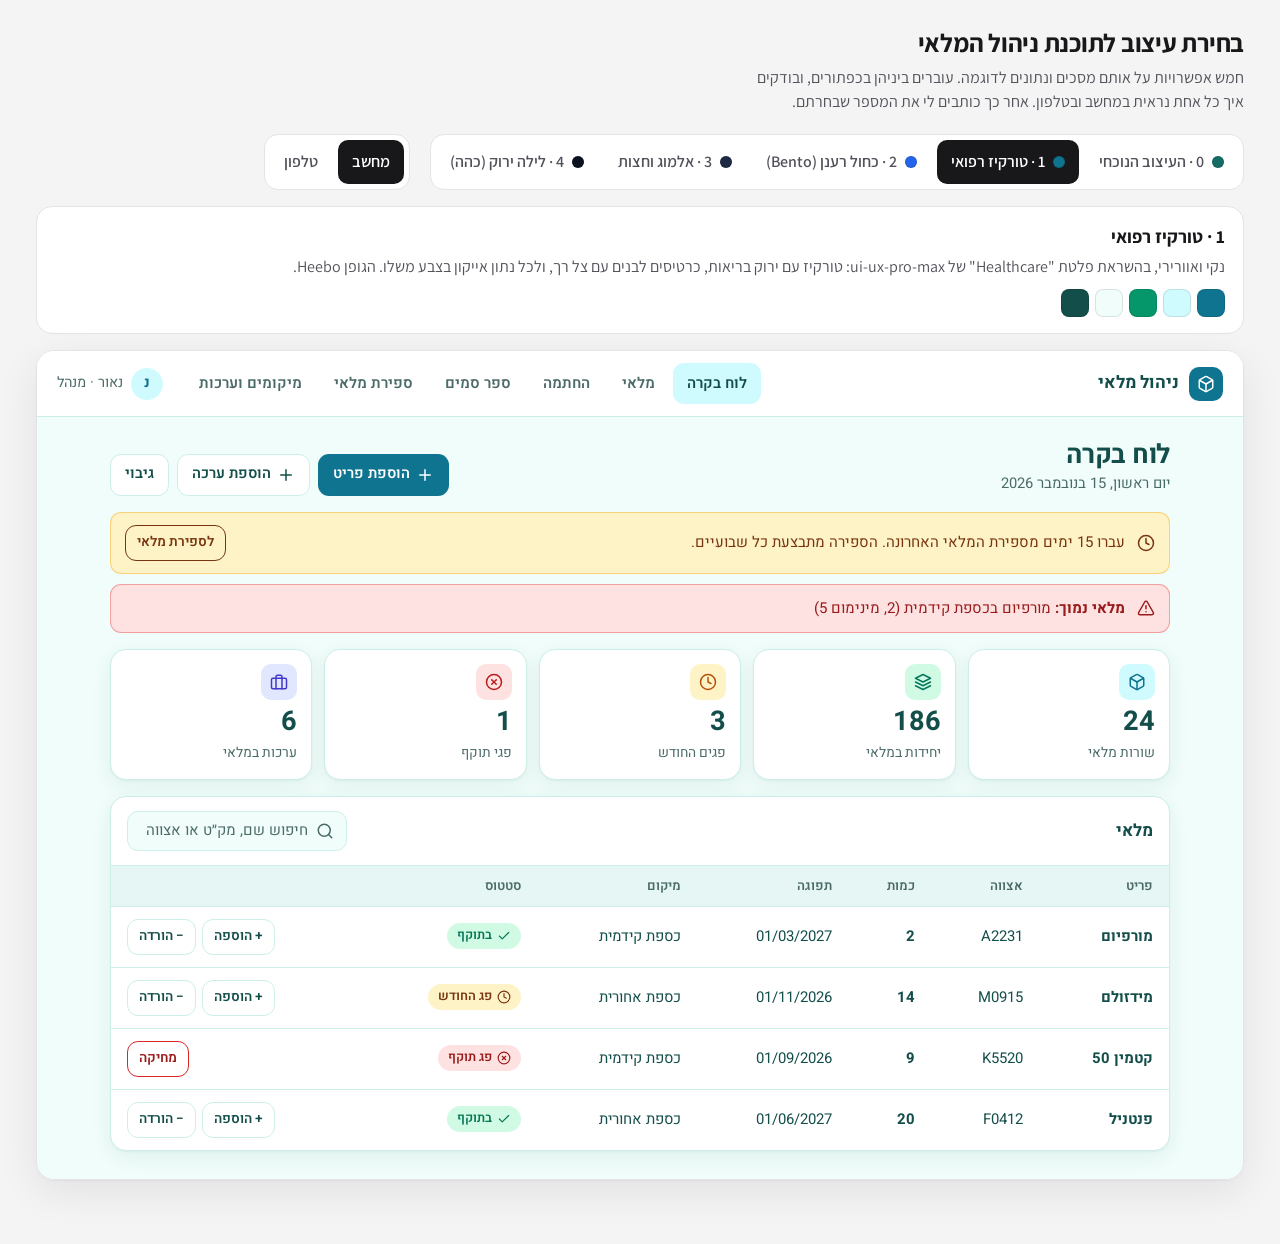
<file: design-options.html>
<!doctype html>
<html lang="he" dir="rtl">
<head>
<meta charset="utf-8">
<meta name="viewport" content="width=device-width, initial-scale=1">
<title>בחירת עיצוב</title>
<link rel="preconnect" href="https://fonts.googleapis.com">
<link rel="preconnect" href="https://fonts.gstatic.com" crossorigin>
<link href="https://fonts.googleapis.com/css2?family=Heebo:wght@400;500;600;700;800&family=Rubik:wght@400;500;600;700&family=IBM+Plex+Sans+Hebrew:wght@400;500;600;700&family=Secular+One&family=Assistant:wght@400;600;700&display=swap" rel="stylesheet">
<style>
/* ---------- the chooser page itself (neutral) ---------- */
:root{
  --page:#F4F4F5; --panel:#FFFFFF; --text:#18181B; --soft:#52525B; --edge:#E4E4E7; --pick:#18181B; --pick-ink:#FFFFFF;
  --ease-out:cubic-bezier(0.23,1,0.32,1);
  color-scheme:light;
}
@media (prefers-color-scheme:dark){
  :root:not([data-theme="light"]){--page:#0F0F11;--panel:#18181B;--text:#F4F4F5;--soft:#A1A1AA;--edge:#2E2E33;--pick:#F4F4F5;--pick-ink:#18181B;color-scheme:dark}
}
:root[data-theme="dark"]{--page:#0F0F11;--panel:#18181B;--text:#F4F4F5;--soft:#A1A1AA;--edge:#2E2E33;--pick:#F4F4F5;--pick-ink:#18181B;color-scheme:dark}
*,*::before,*::after{box-sizing:border-box}
body{margin:0;background:var(--page);color:var(--text);font-family:"Assistant","Segoe UI",Arial,sans-serif;line-height:1.5}
.wrap{max-width:1240px;margin:0 auto;padding:24px 16px 64px}
.intro h1{margin:0 0 4px;font-size:1.6rem;letter-spacing:-.01em}
.intro p{margin:0;color:var(--soft);max-width:62ch}
.controls{display:flex;flex-wrap:wrap;gap:12px 20px;align-items:center;margin:20px 0 16px}
.seg{display:flex;flex-wrap:wrap;gap:6px;background:var(--panel);border:1px solid var(--edge);border-radius:14px;padding:5px}
.seg button{font:inherit;font-weight:600;border:0;background:transparent;color:var(--soft);padding:9px 14px;border-radius:10px;cursor:pointer;min-height:44px;display:inline-flex;align-items:center;gap:8px;transition:transform 160ms var(--ease-out)}
.seg button:active{transform:scale(.97)}
.seg button[aria-pressed="true"]{background:var(--pick);color:var(--pick-ink)}
@media (hover:hover) and (pointer:fine){.seg button:not([aria-pressed="true"]):hover{color:var(--text)}}
.seg .dot{width:12px;height:12px;border-radius:50%;flex:none;box-shadow:inset 0 0 0 1px rgba(0,0,0,.12)}
.seg .num{font-variant-numeric:tabular-nums;opacity:.7}
.about{display:grid;gap:4px;background:var(--panel);border:1px solid var(--edge);border-radius:16px;padding:16px 18px;margin-bottom:16px}
.about h2{margin:0;font-size:1.15rem}
.about p{margin:0;color:var(--soft)}
.swatches{display:flex;gap:6px;margin-top:6px;flex-wrap:wrap}
.swatches span{width:28px;height:28px;border-radius:8px;box-shadow:inset 0 0 0 1px rgba(0,0,0,.1)}
.stage{display:flex;justify-content:center}
.frame{width:100%;container-type:inline-size;border-radius:18px;overflow:hidden;border:1px solid var(--edge);box-shadow:0 1px 2px rgba(0,0,0,.04),0 12px 40px rgba(0,0,0,.08);transition:max-width 300ms var(--ease-out)}
.frame.phone{max-width:390px}
:focus-visible{outline:3px solid #2563EB;outline-offset:2px}
@media (prefers-reduced-motion:reduce){.frame,.seg button{transition:none}}

/* ---------- design options: each one is a token set ---------- */
.app{
  background:var(--bg);color:var(--ink);font-family:var(--font);line-height:1.55;font-size:15px;min-height:640px;
  --r:12px; --r-sm:9px; --shadow:none; --head-bg:var(--surface); --head-ink:var(--ink); --head-muted:var(--muted); --head-line:var(--line);
  --tab-active-bg:var(--accent-soft); --tab-active-ink:var(--ink); --heading-font:var(--font);
}
/* 0 · current */
.app.o0{--font:"IBM Plex Sans Hebrew",sans-serif;
  --bg:#F2F5F4;--surface:#FFFFFF;--sunk:#E8EEEC;--ink:#10292E;--muted:#4A6066;--line:#D0DBD8;
  --accent:#146C66;--accent-ink:#FFFFFF;--accent-soft:#DCEFEC;
  --warn-bg:#FFF0B3;--warn-ink:#5A4300;--warn-edge:#D9A900;--bad-bg:#FBDEDE;--bad-ink:#8A1212;--bad-edge:#C62828;--ok-ink:#1D6A39;--ok-bg:#DDF1E3;
  --k1:#DCEFEC;--k1i:#146C66;--k2:#DCEFEC;--k2i:#146C66;--k3:#FFF0B3;--k3i:#5A4300;--k4:#FBDEDE;--k4i:#8A1212;--k5:#DCEFEC;--k5i:#146C66;
  --r:14px;--r-sm:10px}
/* 1 · medical teal (ui-ux-pro-max healthcare palette, contrast-corrected) */
.app.o1{--font:"Heebo",sans-serif;
  --bg:#F0FDFA;--surface:#FFFFFF;--sunk:#E6F6F4;--ink:#134E4A;--muted:#4B6B68;--line:#CCEFEA;
  --accent:#0E7490;--accent-ink:#FFFFFF;--accent-soft:#CFFAFE;
  --warn-bg:#FEF3C7;--warn-ink:#78350F;--warn-edge:#F59E0B;--bad-bg:#FEE2E2;--bad-ink:#991B1B;--bad-edge:#DC2626;--ok-ink:#047857;--ok-bg:#D1FAE5;
  --k1:#CFFAFE;--k1i:#0E7490;--k2:#D1FAE5;--k2i:#047857;--k3:#FEF3C7;--k3i:#B45309;--k4:#FEE2E2;--k4i:#B91C1C;--k5:#E0E7FF;--k5i:#4338CA;
  --r:16px;--r-sm:11px;--shadow:0 1px 2px rgba(19,78,74,.05),0 6px 20px rgba(19,78,74,.07)}
/* 2 · fresh blue bento */
.app.o2{--font:"Rubik",sans-serif;
  --bg:#F5F7FB;--surface:#FFFFFF;--sunk:#EDF1F7;--ink:#0F172A;--muted:#475569;--line:#E2E8F0;
  --accent:#2563EB;--accent-ink:#FFFFFF;--accent-soft:#DBEAFE;
  --warn-bg:#FEF9C3;--warn-ink:#713F12;--warn-edge:#EAB308;--bad-bg:#FFE4E6;--bad-ink:#9F1239;--bad-edge:#E11D48;--ok-ink:#047857;--ok-bg:#D1FAE5;
  --k1:#2563EB;--k1i:#FFFFFF;--k2:#D1FAE5;--k2i:#047857;--k3:#FEF9C3;--k3i:#854D0E;--k4:#FFE4E6;--k4i:#BE123C;--k5:#EDE9FE;--k5i:#6D28D9;
  --r:22px;--r-sm:12px;--shadow:0 1px 3px rgba(15,23,42,.06);
  --tab-active-bg:var(--surface);--tab-active-ink:var(--accent)}
/* 3 · coral & navy */
.app.o3{--font:"Heebo",sans-serif;--heading-font:"Secular One","Heebo",sans-serif;
  --bg:#FFF8F3;--surface:#FFFFFF;--sunk:#FBEDE3;--ink:#1E2A44;--muted:#5B6478;--line:#F1DFD2;
  --accent:#C2410C;--accent-ink:#FFFFFF;--accent-soft:#FFEDD5;
  --warn-bg:#FEF3C7;--warn-ink:#78350F;--warn-edge:#F59E0B;--bad-bg:#FFE4E6;--bad-ink:#9F1239;--bad-edge:#E11D48;--ok-ink:#166534;--ok-bg:#DCFCE7;
  --k1:#FFEDD5;--k1i:#C2410C;--k2:#E0F2FE;--k2i:#0369A1;--k3:#FEF3C7;--k3i:#B45309;--k4:#FFE4E6;--k4i:#BE123C;--k5:#DCFCE7;--k5i:#166534;
  --r:14px;--r-sm:10px;--shadow:0 1px 2px rgba(30,42,68,.06),0 4px 14px rgba(30,42,68,.06);
  --head-bg:#1E2A44;--head-ink:#FFFFFF;--head-muted:#C7CEDD;--head-line:#1E2A44;--tab-active-bg:#C2410C;--tab-active-ink:#FFFFFF}
/* 4 · night green (dark) */
.app.o4{--font:"IBM Plex Sans Hebrew",sans-serif;
  --bg:#0B1220;--surface:#111B2E;--sunk:#0E1726;--ink:#E6EDF7;--muted:#94A3B8;--line:#1F2C44;
  --accent:#34D399;--accent-ink:#052E1C;--accent-soft:#0F3A2E;
  --warn-bg:#3A2E05;--warn-ink:#FDE68A;--warn-edge:#EAB308;--bad-bg:#3F1219;--bad-ink:#FECDD3;--bad-edge:#F43F5E;--ok-ink:#86EFAC;--ok-bg:#0F3A2E;
  --k1:#0F3A2E;--k1i:#6EE7B7;--k2:#10294A;--k2i:#93C5FD;--k3:#3A2E05;--k3i:#FDE68A;--k4:#3F1219;--k4i:#FDA4AF;--k5:#2A1E4A;--k5i:#C4B5FD;
  --r:14px;--r-sm:10px;color-scheme:dark}

/* ---------- mock app components ---------- */
.app svg{width:18px;height:18px;flex:none;stroke:currentColor;fill:none;stroke-width:2;stroke-linecap:round;stroke-linejoin:round}
.a-head{background:var(--head-bg);color:var(--head-ink);border-bottom:1px solid var(--head-line)}
.a-head-in{display:flex;flex-wrap:wrap;align-items:center;gap:10px 22px;padding:12px 20px}
.brand{display:flex;align-items:center;gap:10px;font-weight:700;font-size:1.08rem;margin-inline-end:auto;font-family:var(--heading-font)}
.mark{width:34px;height:34px;border-radius:10px;background:var(--accent);color:var(--accent-ink);display:grid;place-items:center}
.tabs{display:flex;gap:4px;overflow-x:auto;scrollbar-width:none}
.o2 .tabs{background:var(--sunk);padding:4px;border-radius:14px}
.tabs a{white-space:nowrap;text-decoration:none;color:var(--head-muted);font-weight:600;padding:9px 14px;border-radius:var(--r-sm);min-height:40px;display:flex;align-items:center}
.tabs a.on{background:var(--tab-active-bg);color:var(--tab-active-ink)}
.o0 .tabs a.on{box-shadow:inset 0 -3px 0 var(--accent)}
.o2 .tabs a.on{box-shadow:0 1px 3px rgba(15,23,42,.12)}
.who{display:flex;align-items:center;gap:8px;color:var(--head-muted);font-size:.9rem}
.who .av{width:32px;height:32px;border-radius:50%;background:var(--accent-soft);color:var(--accent);display:grid;place-items:center;font-weight:700}
.o3 .who .av{background:#C2410C;color:#fff}
.btn.menu{display:none}
main.a-main{padding:22px 20px 28px;max-width:1100px;margin:0 auto}
.phead{display:flex;flex-wrap:wrap;gap:12px;align-items:flex-end;justify-content:space-between;margin-bottom:16px}
.phead h1{margin:0;font-size:1.65rem;line-height:1.2;font-family:var(--heading-font);font-weight:700;letter-spacing:-.01em}
.o3 .phead h1{font-weight:400}
.phead .sub{margin:2px 0 0;color:var(--muted);font-size:.92rem}
.acts{display:flex;gap:8px;flex-wrap:wrap}
.btn{font:inherit;font-weight:600;font-size:.92rem;display:inline-flex;align-items:center;gap:6px;min-height:42px;padding:0 14px;border-radius:var(--r-sm);border:1px solid var(--line);background:var(--surface);color:var(--ink);cursor:pointer;transition:transform 160ms cubic-bezier(0.23,1,0.32,1),background-color 150ms ease}
.btn:active{transform:scale(.97)}
.btn.primary{background:var(--accent);color:var(--accent-ink);border-color:transparent}
.btn.sm{min-height:36px;padding:0 11px;font-size:.85rem}
.btn.ghost-bad{color:var(--bad-ink);border-color:var(--bad-edge);background:transparent}
@media (hover:hover) and (pointer:fine){.btn:hover{background:var(--sunk)} .btn.primary:hover{background:var(--accent);filter:brightness(1.08)}}
.notice{display:flex;align-items:center;gap:12px;padding:12px 14px;border-radius:var(--r-sm);margin-bottom:10px;border:1px solid transparent}
.notice span{flex:1}
.notice.warn{background:var(--warn-bg);color:var(--warn-ink);border-color:color-mix(in srgb,var(--warn-edge) 40%,transparent)}
.notice.bad{background:var(--bad-bg);color:var(--bad-ink);border-color:color-mix(in srgb,var(--bad-edge) 35%,transparent)}
.notice .btn{background:transparent;border-color:currentColor;color:inherit}
.kpis{display:grid;grid-template-columns:repeat(5,1fr);gap:12px;margin:16px 0}
.kpi{background:var(--surface);border:1px solid var(--line);border-radius:var(--r);padding:14px;box-shadow:var(--shadow);display:grid;gap:8px}
.kpi .ic{width:36px;height:36px;border-radius:10px;display:grid;place-items:center}
.kpi .v{font-size:1.7rem;font-weight:700;line-height:1;font-variant-numeric:tabular-nums}
.kpi .l{color:var(--muted);font-size:.86rem}
.kpi:nth-child(1) .ic{background:var(--k1);color:var(--k1i)} .kpi:nth-child(2) .ic{background:var(--k2);color:var(--k2i)}
.kpi:nth-child(3) .ic{background:var(--k3);color:var(--k3i)} .kpi:nth-child(4) .ic{background:var(--k4);color:var(--k4i)}
.kpi:nth-child(5) .ic{background:var(--k5);color:var(--k5i)}
/* bento: tinted tiles, a large first tile */
.o2 .kpis{grid-template-columns:1.4fr 1fr 1fr}
.o2 .kpi{border:0}
.o2 .kpi:nth-child(1){grid-row:span 2;background:var(--k1);color:var(--k1i);align-content:space-between}
.o2 .kpi:nth-child(1) .ic{background:rgba(255,255,255,.18);color:#fff} .o2 .kpi:nth-child(1) .l{color:rgba(255,255,255,.85)} .o2 .kpi:nth-child(1) .v{font-size:2.6rem}
.o2 .kpi:nth-child(2){background:var(--k2)} .o2 .kpi:nth-child(3){background:var(--k3)} .o2 .kpi:nth-child(4){background:var(--k4)} .o2 .kpi:nth-child(5){background:var(--k5)}
.o2 .kpi:not(:first-child) .ic{background:rgba(255,255,255,.65)}
.o2 .kpi:nth-child(2) .v{color:var(--k2i)} .o2 .kpi:nth-child(3) .v{color:var(--k3i)} .o2 .kpi:nth-child(4) .v{color:var(--k4i)} .o2 .kpi:nth-child(5) .v{color:var(--k5i)}
.o2 .kpi:nth-child(2) .l,.o2 .kpi:nth-child(3) .l,.o2 .kpi:nth-child(4) .l,.o2 .kpi:nth-child(5) .l{color:var(--ink)}
.o4 .kpi{box-shadow:none}
.panel{background:var(--surface);border:1px solid var(--line);border-radius:var(--r);box-shadow:var(--shadow);overflow:hidden}
.o2 .panel{border:0}
.panel-h{display:flex;align-items:center;justify-content:space-between;gap:10px;padding:14px 16px;border-bottom:1px solid var(--line)}
.panel-h h2{margin:0;font-size:1.05rem;font-family:var(--heading-font)}
.o3 .panel-h h2{font-weight:400}
.search{display:flex;align-items:center;gap:8px;border:1px solid var(--line);border-radius:var(--r-sm);padding:0 12px;min-height:40px;color:var(--muted);background:var(--bg);min-width:220px}
table{width:100%;border-collapse:collapse;font-size:.93rem}
th{text-align:start;font-weight:600;color:var(--muted);font-size:.82rem;padding:10px 16px;background:var(--sunk)}
td{padding:12px 16px;border-top:1px solid var(--line);vertical-align:middle}
td.n{font-variant-numeric:tabular-nums;font-weight:700}
.pill{display:inline-flex;align-items:center;gap:5px;padding:3px 10px;border-radius:999px;font-size:.8rem;font-weight:600;white-space:nowrap}
.pill svg{width:14px;height:14px}
.pill.ok{background:var(--ok-bg);color:var(--ok-ink)} .pill.soon{background:var(--warn-bg);color:var(--warn-ink)} .pill.exp{background:var(--bad-bg);color:var(--bad-ink)}
.row-acts{display:flex;gap:6px;justify-content:flex-end}
.cards{display:none}

/* ---------- phone layout (container queries on the frame) ---------- */
@container (max-width:600px){
  .a-head-in{padding:10px 14px;gap:8px}
  .who{display:none}
  .btn.menu{display:inline-flex}
  .tabs{order:3;width:100%;-webkit-mask-image:linear-gradient(to right,transparent,#000 2.5rem);mask-image:linear-gradient(to right,transparent,#000 2.5rem)}
  main.a-main{padding:16px 14px 24px}
  .phead h1{font-size:1.4rem}
  .acts .btn:not(.primary){display:none}
  .kpis,.o2 .kpis{grid-template-columns:1fr 1fr;gap:10px}
  .kpi:nth-child(1){grid-column:span 2;display:flex;align-items:center;gap:12px}
  .kpi:nth-child(1) .l{margin-inline-start:auto}
  .o2 .kpi:nth-child(1){grid-row:auto}
  .kpi .v{font-size:1.45rem} .o2 .kpi:nth-child(1) .v{font-size:2rem}
  .notice{flex-wrap:wrap}
  .search{min-width:0;flex:1}
  .panel-h{flex-wrap:wrap}
  table{display:none}
  .cards{display:grid}
  .card{padding:12px 14px;border-top:1px solid var(--line);display:grid;grid-template-columns:1fr auto;gap:4px 10px;align-items:center}
  .card .t{font-weight:700} .card .m{color:var(--muted);font-size:.84rem;grid-column:1} .card .q{grid-row:span 2;font-size:1.3rem;font-weight:700;font-variant-numeric:tabular-nums;text-align:center}
  .card .q small{display:block;font-size:.72rem;font-weight:500;color:var(--muted)}
}
</style>
</head>
<body>
<svg width="0" height="0" style="position:absolute" aria-hidden="true">
  <symbol id="i-box" viewBox="0 0 24 24"><path d="M21 16V8a2 2 0 0 0-1-1.73l-7-4a2 2 0 0 0-2 0l-7 4A2 2 0 0 0 3 8v8a2 2 0 0 0 1 1.73l7 4a2 2 0 0 0 2 0l7-4A2 2 0 0 0 21 16z"/><polyline points="3.3 7 12 12 20.7 7"/><line x1="12" x2="12" y1="22" y2="12"/></symbol>
  <symbol id="i-layers" viewBox="0 0 24 24"><polygon points="12 2 2 7 12 12 22 7 12 2"/><polyline points="2 17 12 22 22 17"/><polyline points="2 12 12 17 22 12"/></symbol>
  <symbol id="i-clock" viewBox="0 0 24 24"><circle cx="12" cy="12" r="10"/><polyline points="12 6 12 12 16 14"/></symbol>
  <symbol id="i-x" viewBox="0 0 24 24"><circle cx="12" cy="12" r="10"/><path d="m15 9-6 6"/><path d="m9 9 6 6"/></symbol>
  <symbol id="i-kit" viewBox="0 0 24 24"><rect width="20" height="14" x="2" y="7" rx="2"/><path d="M16 21V5a2 2 0 0 0-2-2h-4a2 2 0 0 0-2 2v16"/></symbol>
  <symbol id="i-alert" viewBox="0 0 24 24"><path d="m21.73 18-8-14a2 2 0 0 0-3.48 0l-8 14A2 2 0 0 0 4 21h16a2 2 0 0 0 1.73-3"/><path d="M12 9v4"/><path d="M12 17h.01"/></symbol>
  <symbol id="i-check" viewBox="0 0 24 24"><path d="M20 6 9 17l-5-5"/></symbol>
  <symbol id="i-plus" viewBox="0 0 24 24"><path d="M5 12h14"/><path d="M12 5v14"/></symbol>
  <symbol id="i-menu" viewBox="0 0 24 24"><line x1="4" x2="20" y1="12" y2="12"/><line x1="4" x2="20" y1="6" y2="6"/><line x1="4" x2="20" y1="18" y2="18"/></symbol>
  <symbol id="i-search" viewBox="0 0 24 24"><circle cx="11" cy="11" r="8"/><path d="m21 21-4.3-4.3"/></symbol>
</svg>

<div class="wrap">
  <div class="intro">
    <h1>בחירת עיצוב לתוכנת ניהול המלאי</h1>
    <p>חמש אפשרויות על אותם מסכים ונתונים לדוגמה. עוברים ביניהן בכפתורים, ובודקים איך כל אחת נראית במחשב ובטלפון. אחר כך כותבים לי את המספר שבחרתם.</p>
  </div>

  <div class="controls">
    <div class="seg" role="group" aria-label="אפשרות עיצוב" id="opts"></div>
    <div class="seg" role="group" aria-label="גודל מסך">
      <button type="button" data-dev="desk" aria-pressed="true">מחשב</button>
      <button type="button" data-dev="phone" aria-pressed="false">טלפון</button>
    </div>
  </div>

  <section class="about" aria-live="polite">
    <h2 id="aName"></h2>
    <p id="aDesc"></p>
    <div class="swatches" id="aSw" aria-hidden="true"></div>
  </section>

  <div class="stage">
    <div class="frame" id="frame">
      <div class="app o1" id="app">
        <header class="a-head">
          <div class="a-head-in">
            <div class="brand"><span class="mark"><svg><use href="#i-box"/></svg></span>ניהול מלאי</div>
            <button class="btn sm menu" type="button" aria-label="תפריט"><svg><use href="#i-menu"/></svg>תפריט</button>
            <nav class="tabs" aria-label="ניווט לדוגמה">
              <a href="#" class="on">לוח בקרה</a><a href="#">מלאי</a><a href="#">החתמה</a><a href="#">ספר סמים</a><a href="#">ספירת מלאי</a><a href="#">מיקומים וערכות</a>
            </nav>
            <div class="who"><span class="av" aria-hidden="true">נ</span>נאור · מנהל</div>
          </div>
        </header>
        <main class="a-main">
          <div class="phead">
            <div><h1>לוח בקרה</h1><p class="sub">יום ראשון, 15 בנובמבר 2026</p></div>
            <div class="acts"><button class="btn primary" type="button"><svg><use href="#i-plus"/></svg>הוספת פריט</button><button class="btn" type="button"><svg><use href="#i-plus"/></svg>הוספת ערכה</button><button class="btn" type="button">גיבוי</button></div>
          </div>
          <div class="notice warn"><svg><use href="#i-clock"/></svg><span>עברו 15 ימים מספירת המלאי האחרונה. הספירה מתבצעת כל שבועיים.</span><button class="btn sm" type="button">לספירת מלאי</button></div>
          <div class="notice bad"><svg><use href="#i-alert"/></svg><span><strong>מלאי נמוך:</strong> מורפיום בכספת קידמית (2, מינימום 5)</span></div>
          <div class="kpis">
            <div class="kpi"><span class="ic"><svg><use href="#i-box"/></svg></span><span class="v">24</span><span class="l">שורות מלאי</span></div>
            <div class="kpi"><span class="ic"><svg><use href="#i-layers"/></svg></span><span class="v">186</span><span class="l">יחידות במלאי</span></div>
            <div class="kpi"><span class="ic"><svg><use href="#i-clock"/></svg></span><span class="v">3</span><span class="l">פגים החודש</span></div>
            <div class="kpi"><span class="ic"><svg><use href="#i-x"/></svg></span><span class="v">1</span><span class="l">פגי תוקף</span></div>
            <div class="kpi"><span class="ic"><svg><use href="#i-kit"/></svg></span><span class="v">6</span><span class="l">ערכות במלאי</span></div>
          </div>
          <section class="panel">
            <div class="panel-h"><h2>מלאי</h2><div class="search"><svg><use href="#i-search"/></svg>חיפוש שם, מק״ט או אצווה</div></div>
            <table>
              <thead><tr><th>פריט</th><th>אצווה</th><th>כמות</th><th>תפוגה</th><th>מיקום</th><th>סטטוס</th><th><span style="position:absolute;clip:rect(0 0 0 0)">פעולות</span></th></tr></thead>
              <tbody>
                <tr><td><strong>מורפיום</strong></td><td>A2231</td><td class="n">2</td><td>01/03/2027</td><td>כספת קידמית</td><td><span class="pill ok"><svg><use href="#i-check"/></svg>בתוקף</span></td><td><div class="row-acts"><button class="btn sm" type="button">+ הוספה</button><button class="btn sm" type="button">− הורדה</button></div></td></tr>
                <tr><td><strong>מידזולם</strong></td><td>M0915</td><td class="n">14</td><td>01/11/2026</td><td>כספת אחורית</td><td><span class="pill soon"><svg><use href="#i-clock"/></svg>פג החודש</span></td><td><div class="row-acts"><button class="btn sm" type="button">+ הוספה</button><button class="btn sm" type="button">− הורדה</button></div></td></tr>
                <tr><td><strong>קטמין 50</strong></td><td>K5520</td><td class="n">9</td><td>01/09/2026</td><td>כספת קידמית</td><td><span class="pill exp"><svg><use href="#i-x"/></svg>פג תוקף</span></td><td><div class="row-acts"><button class="btn sm ghost-bad" type="button">מחיקה</button></div></td></tr>
                <tr><td><strong>פנטניל</strong></td><td>F0412</td><td class="n">20</td><td>01/06/2027</td><td>כספת אחורית</td><td><span class="pill ok"><svg><use href="#i-check"/></svg>בתוקף</span></td><td><div class="row-acts"><button class="btn sm" type="button">+ הוספה</button><button class="btn sm" type="button">− הורדה</button></div></td></tr>
              </tbody>
            </table>
            <div class="cards">
              <div class="card"><span class="t">מורפיום</span><span class="q">2<small>יח׳</small></span><span class="m">כספת קידמית · אצווה A2231 · <span class="pill ok">בתוקף</span></span></div>
              <div class="card"><span class="t">מידזולם</span><span class="q">14<small>יח׳</small></span><span class="m">כספת אחורית · אצווה M0915 · <span class="pill soon">פג החודש</span></span></div>
              <div class="card"><span class="t">קטמין 50</span><span class="q">9<small>יח׳</small></span><span class="m">כספת קידמית · אצווה K5520 · <span class="pill exp">פג תוקף</span></span></div>
              <div class="card"><span class="t">פנטניל</span><span class="q">20<small>יח׳</small></span><span class="m">כספת אחורית · אצווה F0412 · <span class="pill ok">בתוקף</span></span></div>
            </div>
          </section>
        </main>
      </div>
    </div>
  </div>
</div>

<script>
const OPTS=[
  {k:'o0',name:'0 · העיצוב הנוכחי',desc:'לשם השוואה: ירוק־כהה שקט, כמעט בלי צבע.',sw:['#146C66','#DCEFEC','#F2F5F4','#10292E']},
  {k:'o1',name:'1 · טורקיז רפואי',desc:'נקי ואוורירי, בהשראת פלטת "Healthcare" של ui-ux-pro-max: טורקיז עם ירוק בריאות, כרטיסים לבנים עם צל רך, ולכל נתון אייקון בצבע משלו. הגופן Heebo.',sw:['#0E7490','#CFFAFE','#059669','#F0FDFA','#134E4A']},
  {k:'o2',name:'2 · כחול רענן (Bento)',desc:'הכי צבעוני: כל אריח בלוח הבקרה צבוע בגוון משלו, והאריח הראשי גדול וכחול. פינות עגולות מאוד, ניווט בסגנון לשוניות של iOS. הגופן Rubik.',sw:['#2563EB','#D1FAE5','#FEF9C3','#FFE4E6','#EDE9FE']},
  {k:'o3',name:'3 · אלמוג וחצות',desc:'חם ובעל אופי: סרגל עליון כחול־לילה, כתום־אלמוג להדגשה, רקע שמנת חמים. כותרות בגופן Secular One, וטקסט בגופן Heebo.',sw:['#1E2A44','#C2410C','#FFEDD5','#FFF8F3','#0369A1']},
  {k:'o4',name:'4 · לילה ירוק (כהה)',desc:'עיצוב כהה ומודרני, נעים בעיניים בלילה ובמשמרות. ירוק־אמרלד להדגשה, ואריחים בגוונים כהים. הגופן IBM Plex Sans Hebrew.',sw:['#0B1220','#111B2E','#34D399','#93C5FD','#FDE68A']}
];
const app=document.getElementById('app'), seg=document.getElementById('opts');
seg.innerHTML=OPTS.map(o=>`<button type="button" data-k="${o.k}" aria-pressed="false"><span class="dot" style="background:${o.sw[0]}"></span>${o.name}</button>`).join('');
function pick(k){
  const o=OPTS.find(x=>x.k===k)||OPTS[1];
  app.className='app '+o.k;
  seg.querySelectorAll('button').forEach(b=>b.setAttribute('aria-pressed',String(b.dataset.k===o.k)));
  document.getElementById('aName').textContent=o.name;
  document.getElementById('aDesc').textContent=o.desc;
  document.getElementById('aSw').innerHTML=o.sw.map(c=>`<span style="background:${c}"></span>`).join('');
  try{localStorage.setItem('design-pick',o.k);}catch(e){}
}
seg.addEventListener('click',e=>{const b=e.target.closest('button[data-k]'); if(b) pick(b.dataset.k);});
document.querySelectorAll('[data-dev]').forEach(b=>b.addEventListener('click',()=>{
  document.querySelectorAll('[data-dev]').forEach(x=>x.setAttribute('aria-pressed',String(x===b)));
  document.getElementById('frame').classList.toggle('phone',b.dataset.dev==='phone');
}));
let saved=null; try{saved=localStorage.getItem('design-pick');}catch(e){}
pick(saved||'o1');
</script>
</body>
</html>
</file>
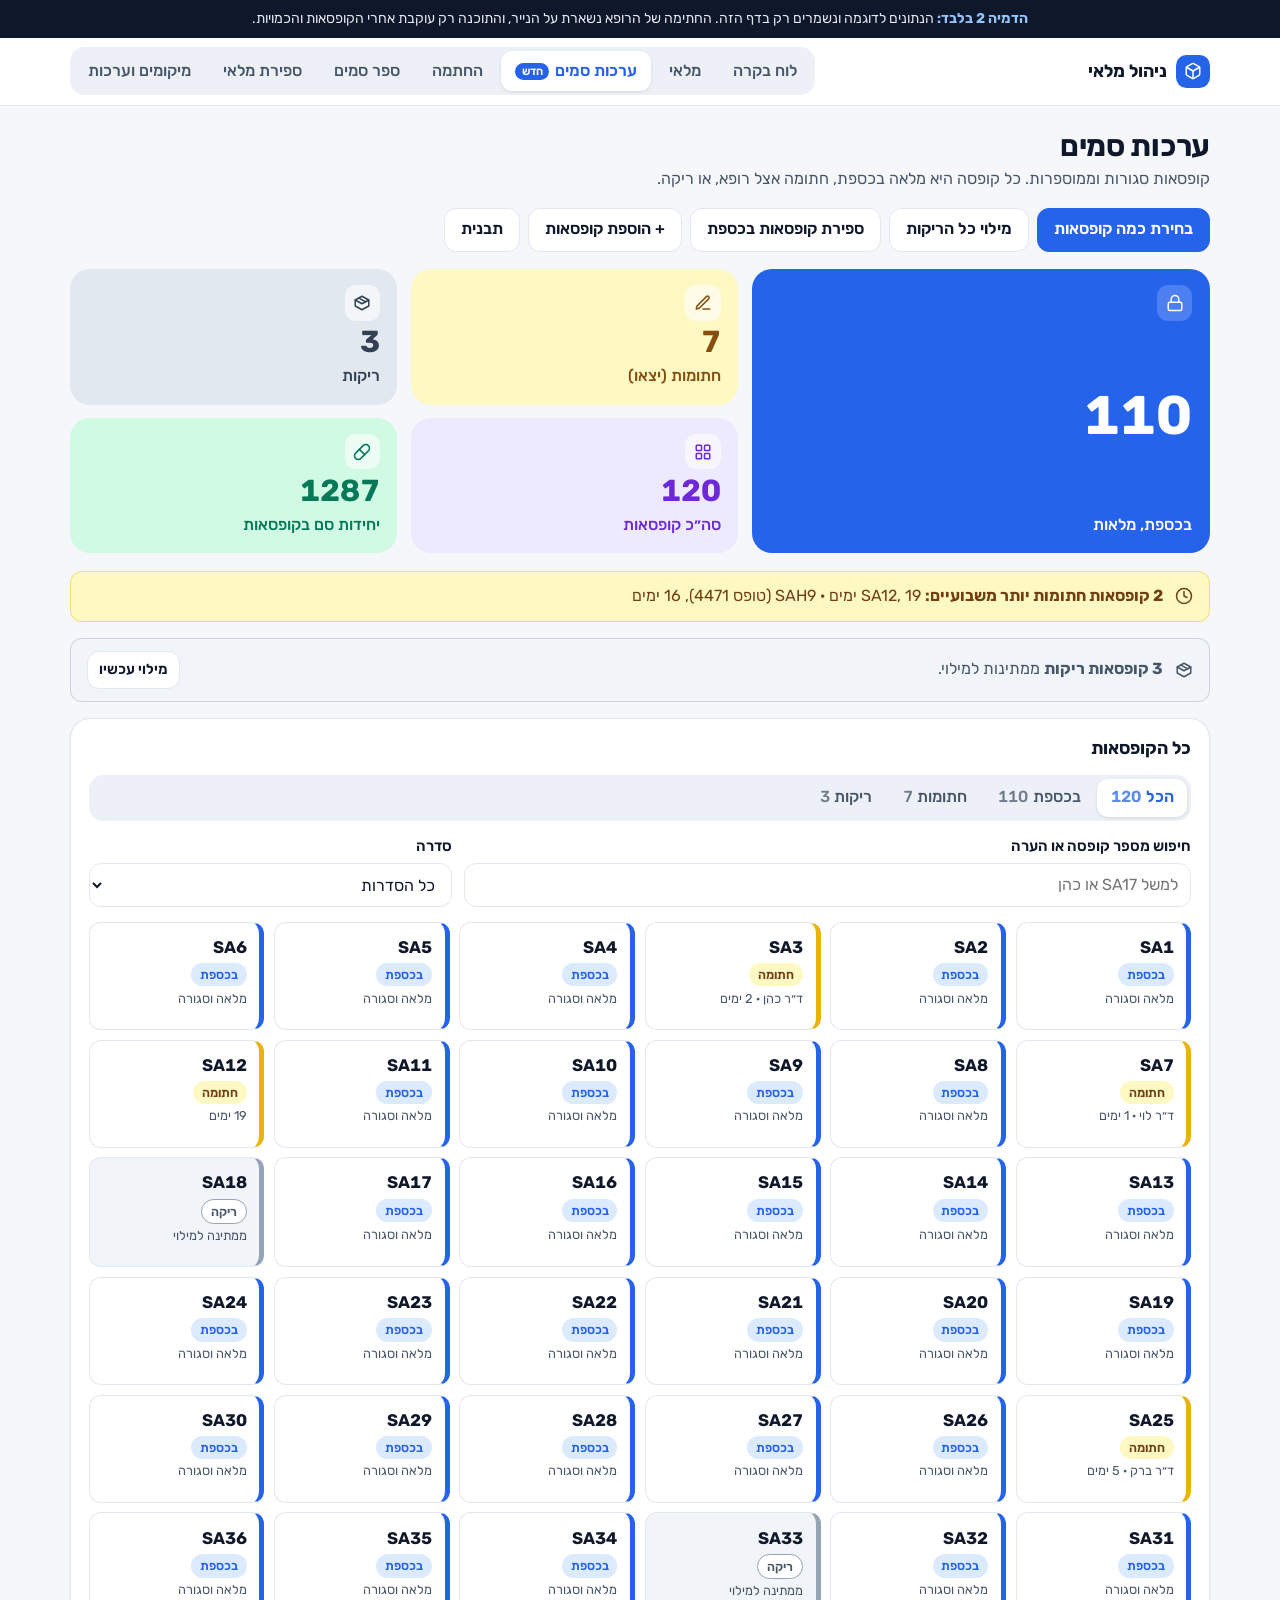
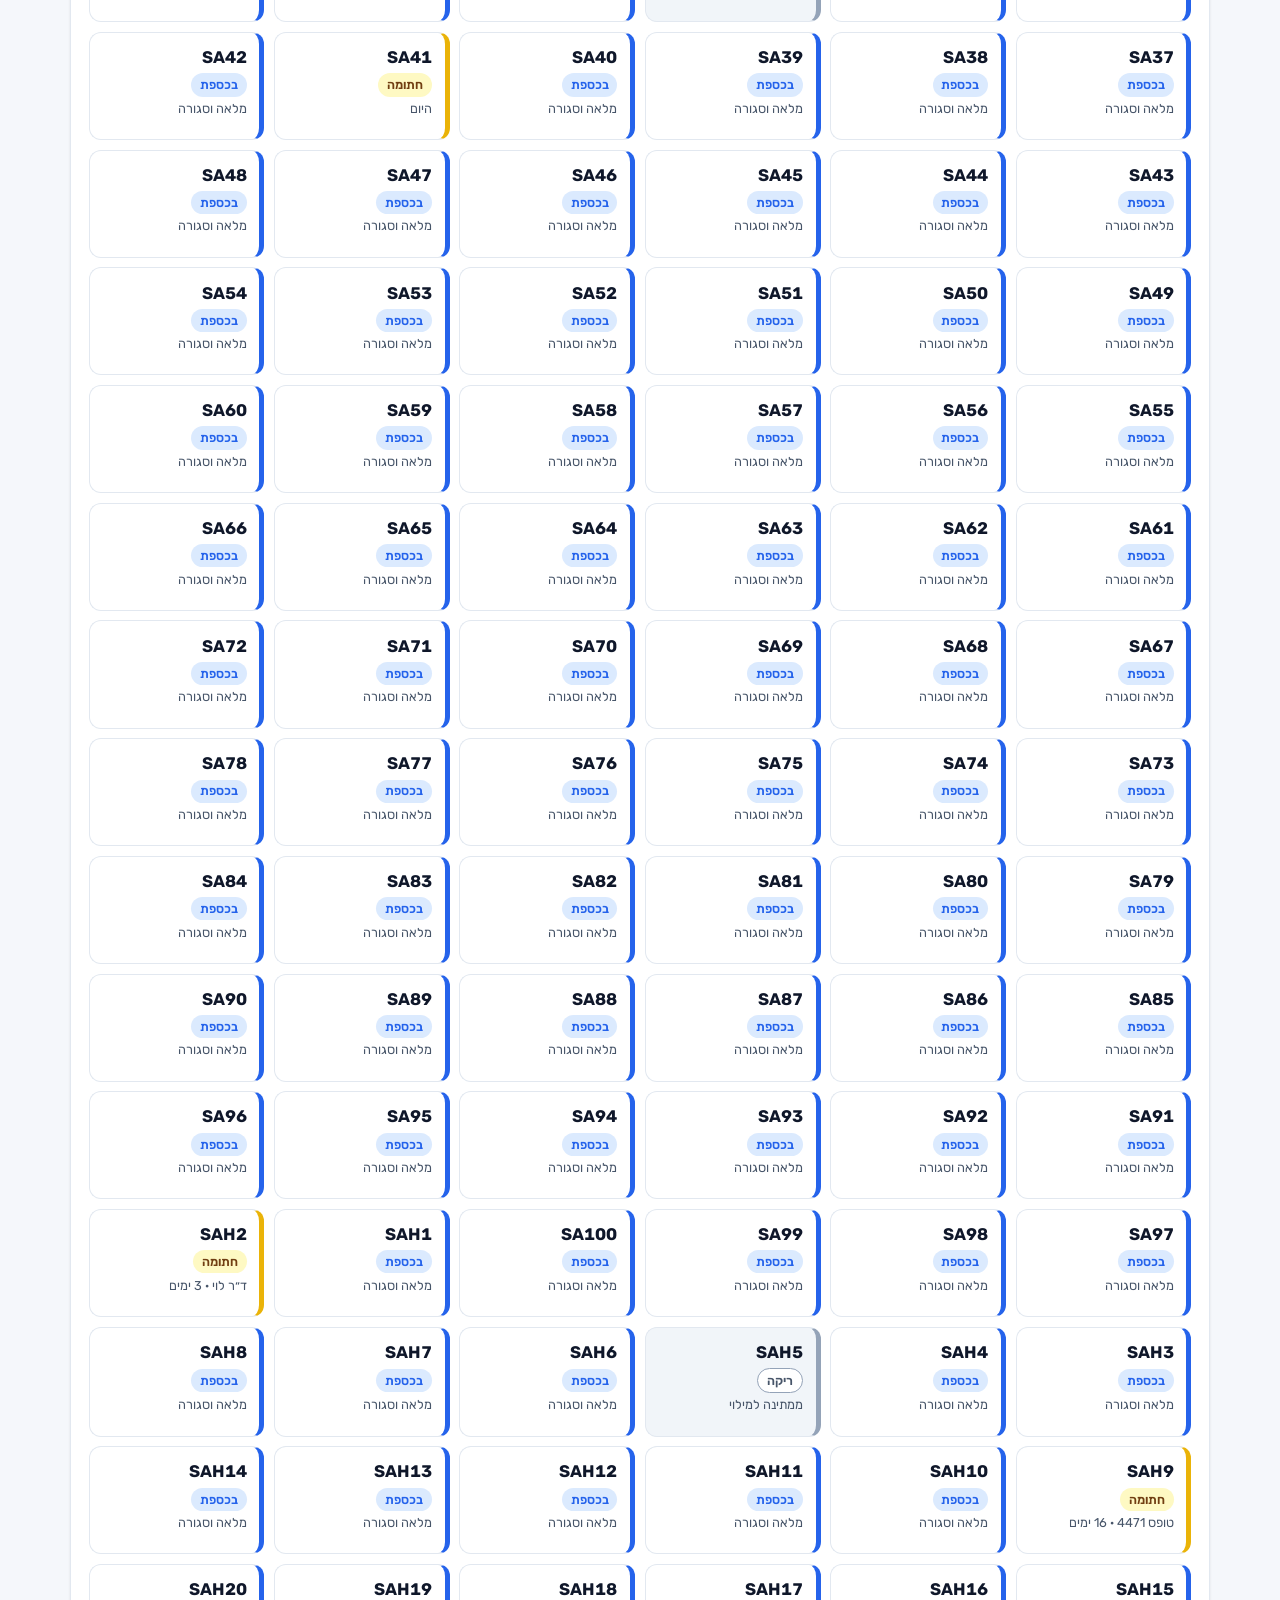
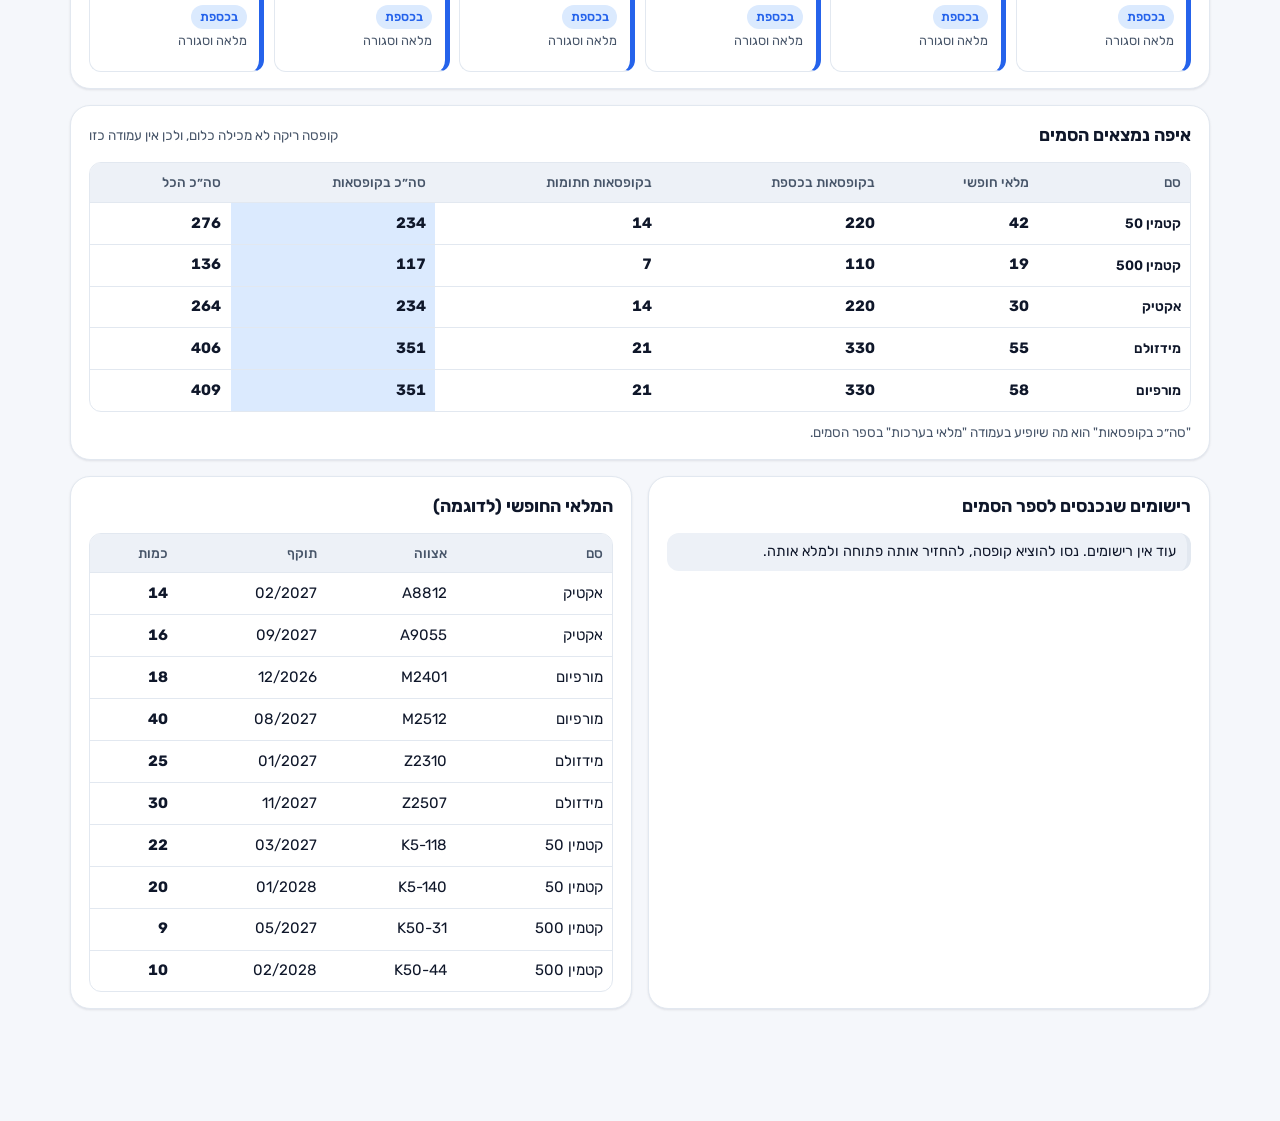
<file: kits-prototype-v2.html>
<!doctype html>
<html lang="he" dir="rtl">
<head>
<meta charset="utf-8">
<meta name="viewport" content="width=device-width, initial-scale=1">
<title>הדמיה 2: ערכות סמים</title>
<link rel="preconnect" href="https://fonts.googleapis.com">
<link rel="preconnect" href="https://fonts.gstatic.com" crossorigin>
<link href="https://fonts.googleapis.com/css2?family=Rubik:wght@400;500;600;700&display=swap" rel="stylesheet">
<style>
:root{
  --bg:#F5F7FB; --surface:#FFFFFF; --sunk:#EDF1F7; --ink:#0F172A; --muted:#475569; --line:#E2E8F0;
  --accent:#2563EB; --accent-ink:#FFFFFF; --accent-soft:#DBEAFE;
  --warn-bg:#FEF9C3; --warn-ink:#713F12; --warn-edge:#EAB308;
  --bad-bg:#FFE4E6; --bad-ink:#9F1239; --bad-edge:#E11D48;
  --ok-ink:#047857; --ok-bg:#D1FAE5; --focus:#1D4ED8;
  --empty-bg:#F1F5F9; --empty-ink:#475569; --empty-edge:#94A3B8;
  --r:20px; --r-sm:12px; --shadow:0 1px 3px rgba(15,23,42,.06),0 1px 2px rgba(15,23,42,.04);
  --ease-out:cubic-bezier(0.23,1,0.32,1);
  color-scheme:light;
}
@media (prefers-color-scheme:dark){:root:not([data-theme="light"]){
  --bg:#0B1220; --surface:#121B2D; --sunk:#0E1626; --ink:#E2E8F0; --muted:#94A3B8; --line:#22304A;
  --accent:#60A5FA; --accent-ink:#0B1220; --accent-soft:#1B2F52;
  --warn-bg:#3A2E05; --warn-ink:#FDE68A; --warn-edge:#EAB308; --bad-bg:#3F1219; --bad-ink:#FECDD3; --bad-edge:#F43F5E;
  --ok-ink:#86EFAC; --ok-bg:#0F3A2E; --focus:#93C5FD; --empty-bg:#1A2436; --empty-ink:#CBD5E1; --empty-edge:#64748B; --shadow:none; color-scheme:dark}}
*,*::before,*::after{box-sizing:border-box}
[hidden]{display:none!important}
body{margin:0;background:var(--bg);color:var(--ink);font-family:"Rubik","Segoe UI",Arial,sans-serif;line-height:1.55}
:focus-visible{outline:3px solid var(--focus);outline-offset:2px;border-radius:6px}
svg.i{width:18px;height:18px;flex:none;stroke:currentColor;fill:none;stroke-width:2;stroke-linecap:round;stroke-linejoin:round}

.proto{background:#0F172A;color:#E2E8F0;font-size:.88rem;padding:8px 16px;text-align:center}
.proto strong{color:#93C5FD}
header.top{position:sticky;top:0;z-index:5;background:var(--surface);border-bottom:1px solid var(--line)}
.top-in{max-width:1180px;margin:0 auto;padding:.6rem 1.25rem;display:flex;flex-wrap:wrap;align-items:center;gap:.6rem 1.5rem}
.brand{display:flex;align-items:center;gap:.6rem;font-weight:700;font-size:1.1rem;margin-inline-end:auto}
.mark{width:2.1rem;height:2.1rem;border-radius:.65rem;background:var(--accent);color:var(--accent-ink);display:grid;place-items:center}
nav.tabs{display:flex;gap:.2rem;overflow-x:auto;background:var(--sunk);padding:.25rem;border-radius:.9rem;scrollbar-width:none}
nav.tabs a{white-space:nowrap;text-decoration:none;color:var(--muted);font-weight:500;padding:.45rem .9rem;border-radius:.7rem;min-height:40px;display:flex;align-items:center}
nav.tabs a.on{background:var(--surface);color:var(--accent);font-weight:600;box-shadow:0 1px 3px rgba(15,23,42,.12)}
nav.tabs a .new{font-size:.7rem;background:var(--accent);color:var(--accent-ink);border-radius:999px;padding:0 .4rem;margin-inline-start:.35rem}
@media (max-width:759px){nav.tabs{order:3;width:100%}}

main{max-width:1180px;margin:0 auto;padding:1.4rem 1.25rem 6rem}
.page-head{display:flex;flex-wrap:wrap;align-items:flex-end;gap:1rem;justify-content:space-between;margin-bottom:1.1rem}
h1{font-size:1.85rem;line-height:1.2;margin:0 0 .2rem;letter-spacing:-.01em}
h2{font-size:1.1rem;margin:0}
.sub{color:var(--muted);margin:0}
.acts{display:flex;gap:.5rem;flex-wrap:wrap}

.btn{display:inline-flex;align-items:center;justify-content:center;gap:.4rem;min-height:44px;padding:.5rem 1rem;border-radius:var(--r-sm);border:1px solid var(--line);background:var(--surface);color:var(--ink);font:inherit;font-weight:600;cursor:pointer;white-space:nowrap;transition:transform 160ms var(--ease-out),background-color 150ms ease,filter 150ms ease}
.btn:active:not(:disabled){transform:scale(.97)}
.btn.primary{background:var(--accent);border-color:var(--accent);color:var(--accent-ink)}
.btn.sm{min-height:38px;padding:.3rem .7rem;font-size:.9rem}
.btn.warn{background:var(--warn-bg);color:var(--warn-ink);border-color:color-mix(in srgb,var(--warn-edge) 45%,transparent)}
.btn.gray{background:var(--empty-bg);color:var(--empty-ink);border-color:color-mix(in srgb,var(--empty-edge) 45%,transparent)}
.btn:disabled{opacity:.5;cursor:not-allowed}
@media (hover:hover) and (pointer:fine){.btn:hover{background:var(--sunk)} .btn.primary:hover{background:var(--accent);filter:brightness(1.08)}}
label{font-weight:600;font-size:.93rem}
input,select{font:inherit;color:var(--ink);background:var(--surface);border:1.5px solid var(--line);border-radius:var(--r-sm);padding:.55rem .75rem;min-height:44px;width:100%;transition:border-color 150ms ease,box-shadow 150ms ease}
input:focus,select:focus{outline:none;border-color:var(--accent);box-shadow:0 0 0 3px var(--accent-soft)}
input[type=checkbox]{width:1.15rem;height:1.15rem;min-height:auto;accent-color:var(--accent)}
.field{display:flex;flex-direction:column;gap:.3rem}
.hint{font-size:.84rem;color:var(--muted);font-weight:400}
.err{color:var(--bad-ink);font-size:.9rem;min-height:1.2em;margin:0;font-weight:600}
.three{display:grid;grid-template-columns:1fr 1fr 1fr;gap:.75rem}
@media (max-width:560px){.three{grid-template-columns:1fr}}

/* tiles */
.stats{display:grid;grid-template-columns:1.4fr 1fr 1fr;gap:.85rem;margin-bottom:1.1rem}
.stat{border-radius:var(--r);padding:1rem 1.1rem;display:grid;gap:.4rem;align-content:start;border:0;font:inherit;text-align:start;cursor:pointer;transition:transform 160ms var(--ease-out)}
.stat:active{transform:scale(.98)}
.stat b{font-size:1.9rem;line-height:1;font-variant-numeric:tabular-nums}
.stat span{font-weight:500}
.stat .ic{width:2.2rem;height:2.2rem;border-radius:.7rem;display:grid;place-items:center;background:rgba(255,255,255,.6)}
.s-vault{grid-row:span 2;background:var(--accent);color:var(--accent-ink);align-content:space-between}
.s-vault .ic{background:rgba(255,255,255,.18)} .s-vault b{font-size:clamp(2.6rem,6vw,3.4rem)}
.s-signed{background:#FEF9C3;color:#854D0E} .s-empty{background:#E2E8F0;color:#334155} .s-all{background:#EDE9FE;color:#6D28D9} .s-units{background:#D1FAE5;color:#047857}
@media (prefers-color-scheme:dark){:root:not([data-theme="light"]) .s-signed{background:#3A2E05;color:#FDE68A} :root:not([data-theme="light"]) .s-empty{background:#1E293B;color:#CBD5E1} :root:not([data-theme="light"]) .s-all{background:#2A1E4A;color:#C4B5FD} :root:not([data-theme="light"]) .s-units{background:#0F3A2E;color:#6EE7B7} :root:not([data-theme="light"]) .stat:not(.s-vault) .ic{background:rgba(255,255,255,.08)}}
.stat[aria-pressed="true"]{outline:3px solid var(--ink);outline-offset:2px}
@media (max-width:640px){.stats{grid-template-columns:1fr 1fr;gap:.6rem}.s-vault{grid-row:auto;grid-column:span 2;display:flex;align-items:center;gap:.8rem}.s-vault span{margin-inline-start:auto}.stat b{font-size:1.6rem}}

.notice{display:flex;align-items:center;gap:.75rem;padding:.75rem 1rem;border-radius:var(--r-sm);margin-bottom:1rem;background:var(--warn-bg);color:var(--warn-ink);border:1px solid color-mix(in srgb,var(--warn-edge) 40%,transparent)}
.notice.gray{background:var(--empty-bg);color:var(--empty-ink);border-color:color-mix(in srgb,var(--empty-edge) 40%,transparent)}
.notice span{flex:1}

.panel{background:var(--surface);border:1px solid var(--line);border-radius:var(--r);box-shadow:var(--shadow);padding:1rem 1.1rem;margin-bottom:1rem}
.panel-h{display:flex;align-items:center;justify-content:space-between;gap:.75rem;flex-wrap:wrap;margin-bottom:.8rem}
.toolbar{display:grid;grid-template-columns:2fr 1fr;gap:.75rem;margin-bottom:.9rem}
@media (max-width:640px){.toolbar{grid-template-columns:1fr}}
.seg{display:flex;flex-wrap:wrap;gap:.2rem;background:var(--sunk);padding:.25rem;border-radius:.9rem;margin-bottom:.9rem}
.seg button{font:inherit;font-weight:500;border:0;background:transparent;color:var(--muted);padding:.4rem .85rem;border-radius:.7rem;cursor:pointer;min-height:38px;transition:transform 160ms var(--ease-out)}
.seg button:active{transform:scale(.97)}
.seg button[aria-pressed="true"]{background:var(--surface);color:var(--accent);font-weight:600;box-shadow:0 1px 3px rgba(15,23,42,.12)}
.seg .n{font-variant-numeric:tabular-nums;opacity:.75;margin-inline-start:.3rem}

.grid{display:grid;grid-template-columns:repeat(auto-fill,minmax(150px,1fr));gap:.6rem}
.kit{position:relative;display:grid;gap:.2rem;text-align:start;font:inherit;color:var(--ink);background:var(--surface);border:1px solid var(--line);border-radius:var(--r-sm);padding:.7rem .8rem;cursor:pointer;border-inline-start:5px solid var(--accent);transition:transform 160ms var(--ease-out),box-shadow 150ms ease}
.kit:active{transform:scale(.97)}
@media (hover:hover) and (pointer:fine){.kit:hover{box-shadow:0 4px 14px rgba(15,23,42,.08)}}
.kit .num{font-weight:700;font-size:1.05rem;direction:ltr;text-align:end;font-variant-numeric:tabular-nums}
.kit small{color:var(--muted);font-size:.8rem;line-height:1.35;min-height:2.2em}
.kit.signed{border-inline-start-color:var(--warn-edge)} .kit.empty{border-inline-start-color:var(--empty-edge);background:var(--empty-bg)}
.kit.sel{box-shadow:0 0 0 3px var(--accent)}
.kit .tick{position:absolute;top:.5rem;inset-inline-end:.5rem;width:1.3rem;height:1.3rem;border-radius:.4rem;border:2px solid var(--line);background:var(--surface);display:grid;place-items:center}
.kit.sel .tick{background:var(--accent);border-color:var(--accent);color:var(--accent-ink)}
.kit .tick svg{width:.85rem;height:.85rem;stroke-width:3}
.st{display:inline-flex;align-items:center;gap:.3rem;padding:.12rem .55rem;border-radius:999px;font-size:.78rem;font-weight:600;width:fit-content}
.st.vault{background:var(--accent-soft);color:var(--accent)} .st.signed{background:var(--warn-bg);color:var(--warn-ink)} .st.empty{background:var(--surface);color:var(--empty-ink);border:1px solid var(--empty-edge)}
.empty-msg{color:var(--muted);padding:1rem 0;margin:0}

/* multi-select action bar */
.bar{position:fixed;bottom:1rem;inset-inline:0;margin:auto;width:min(760px,calc(100% - 2rem));background:var(--ink);color:var(--surface);border-radius:var(--r);padding:.7rem .9rem;display:flex;align-items:center;gap:.6rem;flex-wrap:wrap;z-index:20;box-shadow:0 12px 32px rgba(15,23,42,.3);transition:opacity 200ms ease,transform 200ms var(--ease-out)}
.bar[hidden]{display:flex!important;opacity:0;transform:translateY(16px);pointer-events:none}
.bar span{flex:1;font-weight:600;min-width:8rem}
.bar .btn{min-height:40px}

table{width:100%;border-collapse:collapse;font-size:.94rem}
th,td{padding:.55rem .6rem;text-align:start;border-bottom:1px solid var(--line)}
th{background:var(--sunk);font-weight:500;color:var(--muted);font-size:.85rem}
td.n{font-variant-numeric:tabular-nums;font-weight:700}
td.tot{background:var(--accent-soft)}
tbody tr:last-child td,tbody tr:last-child th{border-bottom:0}
.tbl{overflow-x:auto;border:1px solid var(--line);border-radius:var(--r-sm)}
.log{list-style:none;margin:0;padding:0;display:grid;gap:.4rem;max-height:340px;overflow-y:auto}
.log li{padding:.5rem .7rem;background:var(--sunk);border-radius:var(--r-sm);font-size:.9rem;border-inline-start:4px solid var(--line)}
.log li.in{border-inline-start-color:var(--ok-ink)} .log li.out{border-inline-start-color:var(--bad-edge)} .log li.move{border-inline-start-color:var(--accent)}
.log li time{display:block;color:var(--muted);font-size:.78rem}
.cols{display:grid;grid-template-columns:1fr 1fr;gap:1rem}
@media (max-width:860px){.cols{grid-template-columns:1fr}}

dialog{border:0;border-radius:var(--r);padding:0;max-width:min(560px,94vw);width:100%;background:var(--surface);color:var(--ink);box-shadow:0 20px 60px rgba(0,0,0,.3)}
dialog[open]{animation:dlg-in 200ms var(--ease-out)}
@keyframes dlg-in{from{opacity:0;transform:scale(.96)}to{opacity:1;transform:none}}
dialog::backdrop{background:rgba(15,23,42,.5)}
dialog form{padding:1.3rem;display:grid;gap:.85rem;max-height:88vh;overflow-y:auto}
dialog h2{font-size:1.3rem}
.dlg-actions{display:flex;gap:.6rem;flex-wrap:wrap;padding-top:.3rem}
.comp{display:grid;gap:.35rem}
.comp>div{display:flex;justify-content:space-between;align-items:center;gap:.5rem;padding:.45rem .7rem;background:var(--sunk);border-radius:.6rem}
.comp>.use-row,.use-row{display:grid;grid-template-columns:1fr 90px 1.3fr;gap:.5rem;align-items:center}
.comp>.tpl-row{display:grid}
.use-row.hd{font-size:.8rem;color:var(--muted);font-weight:500;padding:0 .2rem}
@media (max-width:560px){.use-row{grid-template-columns:1fr 80px}.use-row .bsel{grid-column:1/-1}}
.tpl-row{display:grid;grid-template-columns:1fr 110px;gap:.6rem;align-items:center}
.timeline{list-style:none;margin:0;padding:0;display:grid;gap:.35rem;max-height:220px;overflow-y:auto}
.timeline li{font-size:.88rem;padding:.4rem .6rem;border-inline-start:3px solid var(--line)}
.timeline li time{color:var(--muted);font-size:.78rem;display:block}
.checks{display:grid;grid-template-columns:repeat(auto-fill,minmax(92px,1fr));gap:.4rem;max-height:300px;overflow-y:auto;padding:.2rem}
.checks label{display:flex;align-items:center;gap:.4rem;font-weight:600;padding:.35rem .5rem;background:var(--sunk);border-radius:.6rem;direction:ltr;justify-content:flex-end}
.toast{position:fixed;top:1rem;inset-inline-start:50%;transform:translateX(50%) translateY(-8px);background:var(--ink);color:var(--surface);padding:.7rem 1.1rem;border-radius:var(--r-sm);font-weight:600;z-index:60;opacity:0;pointer-events:none;transition:opacity 200ms ease,transform 200ms var(--ease-out);max-width:90vw;box-shadow:0 8px 24px rgba(15,23,42,.2)}
.toast.show{opacity:1;transform:translateX(50%) translateY(0)}
@media (prefers-reduced-motion:reduce){*{transition:none!important;animation:none!important}}
</style>
</head>
<body>
<svg width="0" height="0" style="position:absolute" aria-hidden="true">
  <symbol id="i-box" viewBox="0 0 24 24"><path d="M21 16V8a2 2 0 0 0-1-1.73l-7-4a2 2 0 0 0-2 0l-7 4A2 2 0 0 0 3 8v8a2 2 0 0 0 1 1.73l7 4a2 2 0 0 0 2 0l7-4A2 2 0 0 0 21 16z"/><polyline points="3.3 7 12 12 20.7 7"/><line x1="12" x2="12" y1="22" y2="12"/></symbol>
  <symbol id="i-lock" viewBox="0 0 24 24"><rect width="18" height="11" x="3" y="11" rx="2"/><path d="M7 11V7a5 5 0 0 1 10 0v4"/></symbol>
  <symbol id="i-pen" viewBox="0 0 24 24"><path d="M12 20h9"/><path d="M16.5 3.5a2.1 2.1 0 0 1 3 3L7 19l-4 1 1-4Z"/></symbol>
  <symbol id="i-open" viewBox="0 0 24 24"><path d="M21 8 12 3 3 8v8l9 5 9-5Z"/><path d="M3 8l9 5 9-5"/><path d="M8 5.5 17 10.5"/></symbol>
  <symbol id="i-grid" viewBox="0 0 24 24"><rect width="7" height="7" x="3" y="3" rx="1"/><rect width="7" height="7" x="14" y="3" rx="1"/><rect width="7" height="7" x="14" y="14" rx="1"/><rect width="7" height="7" x="3" y="14" rx="1"/></symbol>
  <symbol id="i-pill" viewBox="0 0 24 24"><path d="m10.5 20.5 10-10a4.95 4.95 0 1 0-7-7l-10 10a4.95 4.95 0 1 0 7 7Z"/><path d="m8.5 8.5 7 7"/></symbol>
  <symbol id="i-clock" viewBox="0 0 24 24"><circle cx="12" cy="12" r="10"/><polyline points="12 6 12 12 16 14"/></symbol>
  <symbol id="i-check" viewBox="0 0 24 24"><path d="M20 6 9 17l-5-5"/></symbol>
</svg>

<div class="proto"><strong>הדמיה 2 בלבד:</strong> הנתונים לדוגמה ונשמרים רק בדף הזה. החתימה של הרופא נשארת על הנייר, והתוכנה רק עוקבת אחרי הקופסאות והכמויות.</div>
<header class="top"><div class="top-in">
  <div class="brand"><span class="mark"><svg class="i"><use href="#i-box"/></svg></span>ניהול מלאי</div>
  <nav class="tabs" aria-label="ניווט לדוגמה"><a href="#">לוח בקרה</a><a href="#">מלאי</a><a href="#" class="on" aria-current="page">ערכות סמים<span class="new">חדש</span></a><a href="#">החתמה</a><a href="#">ספר סמים</a><a href="#">ספירת מלאי</a><a href="#">מיקומים וערכות</a></nav>
</div></header>

<main>
  <div class="page-head">
    <div><h1>ערכות סמים</h1><p class="sub">קופסאות סגורות וממוספרות. כל קופסה היא מלאה בכספת, חתומה אצל רופא, או ריקה.</p></div>
    <div class="acts">
      <button class="btn primary" type="button" id="bMulti">בחירת כמה קופסאות</button>
      <button class="btn" type="button" id="bFillAll">מילוי כל הריקות</button>
      <button class="btn" type="button" id="bCount">ספירת קופסאות בכספת</button>
      <button class="btn" type="button" id="bAdd">+ הוספת קופסאות</button>
      <button class="btn" type="button" id="bTpl">תבנית</button>
    </div>
  </div>

  <div class="stats" id="stats"></div>
  <div id="alerts"></div>

  <section class="panel" aria-labelledby="hKits">
    <div class="panel-h"><h2 id="hKits">כל הקופסאות</h2><span class="hint" id="multiHint" hidden>מצב בחירה: לוחצים על קופסאות כדי לסמן אותן</span></div>
    <div class="seg" role="group" aria-label="סינון לפי מצב" id="seg"></div>
    <div class="toolbar">
      <div class="field"><label for="q">חיפוש מספר קופסה או הערה</label><input id="q" type="search" placeholder="למשל SA17 או כהן" autocomplete="off"></div>
      <div class="field"><label for="ser">סדרה</label><select id="ser"></select></div>
    </div>
    <div class="grid" id="grid"></div>
  </section>

  <section class="panel" aria-labelledby="hUnits">
    <div class="panel-h"><h2 id="hUnits">איפה נמצאים הסמים</h2><span class="hint">קופסה ריקה לא מכילה כלום, ולכן אין עמודה כזו</span></div>
    <div class="tbl"><table><thead><tr><th>סם</th><th>מלאי חופשי</th><th>בקופסאות בכספת</th><th>בקופסאות חתומות</th><th>סה״כ בקופסאות</th><th>סה״כ הכל</th></tr></thead><tbody id="units"></tbody></table></div>
    <p class="hint" style="margin:.6rem 0 0">"סה״כ בקופסאות" הוא מה שיופיע בעמודה "מלאי בערכות" בספר הסמים.</p>
  </section>

  <div class="cols">
    <section class="panel" aria-labelledby="hLog">
      <div class="panel-h"><h2 id="hLog">רישומים שנכנסים לספר הסמים</h2></div>
      <ul class="log" id="log"></ul>
    </section>
    <section class="panel" aria-labelledby="hStock">
      <div class="panel-h"><h2 id="hStock">המלאי החופשי (לדוגמה)</h2></div>
      <div class="tbl"><table><thead><tr><th>סם</th><th>אצווה</th><th>תוקף</th><th>כמות</th></tr></thead><tbody id="stock"></tbody></table></div>
    </section>
  </div>
</main>

<div class="bar" id="bar" hidden role="region" aria-label="פעולות על קופסאות שנבחרו">
  <span id="barN"></span>
  <button class="btn sm warn" type="button" data-bulk="sign">יצאו חתומות</button>
  <button class="btn sm" type="button" data-bulk="sealed">חזרו סגורות</button>
  <button class="btn sm primary" type="button" data-bulk="fill">מילוי</button>
  <button class="btn sm" type="button" data-bulk="clear" style="background:transparent;color:inherit;border-color:rgba(255,255,255,.3)">ביטול</button>
</div>

<!-- kit details -->
<dialog id="dKit" aria-labelledby="dKitT"><form method="dialog">
  <div style="display:flex;justify-content:space-between;align-items:center;gap:.5rem"><h2 id="dKitT"></h2><span id="dKitSt"></span></div>
  <p class="sub" id="dKitWho"></p>
  <div><h3 style="margin:0 0 .4rem;font-size:1rem">תכולה</h3><div class="comp" id="dKitComp"></div></div>
  <div><h3 style="margin:0 0 .4rem;font-size:1rem">היסטוריה</h3><ul class="timeline" id="dKitHist"></ul></div>
  <div class="dlg-actions" id="dKitActs"></div>
</form></dialog>

<!-- sign out -->
<dialog id="dSign" aria-labelledby="dSignT"><form method="dialog" novalidate>
  <h2 id="dSignT"></h2>
  <p class="sub">החתימה עצמה נעשית על הנייר. כאן רק מסמנים שהקופסה יצאה.</p>
  <div class="field"><label for="sTo">ליד מי / מספר טופס (לא חובה)</label><input id="sTo" autocomplete="off" placeholder="למשל: ד״ר כהן, טופס 1234"></div>
  <div class="dlg-actions"><button class="btn warn" type="button" id="sOk">יצאה חתומה</button><button class="btn" value="cancel">ביטול</button></div>
</form></dialog>

<!-- return opened -->
<dialog id="dUse" aria-labelledby="dUseT"><form method="dialog" novalidate>
  <h2 id="dUseT"></h2>
  <p class="sub">מסמנים כמה נוצל. מה שלא נוצל חוזר למלאי החופשי, והקופסה הופכת לריקה. כך אין אף פעם קופסה חלקית.</p>
  <div class="comp" id="useRows"></div>
  <div class="field"><label for="uNote">הערה (לא חובה)</label><input id="uNote" autocomplete="off" placeholder="למשל: אירוע רב נפגעים"></div>
  <p class="err" id="uErr" role="alert"></p>
  <div class="dlg-actions"><button class="btn primary" type="button" id="uOk">רישום והפיכה לריקה</button><button class="btn" value="cancel">ביטול</button></div>
</form></dialog>

<!-- fill -->
<dialog id="dFill" aria-labelledby="dFillT"><form method="dialog">
  <h2 id="dFillT"></h2>
  <p class="sub">כל קופסה מתמלאת לגמרי לפי התבנית. המערכת בוחרת את האצוות עם התוקף הקרוב ביותר ומורידה אותן מהמלאי החופשי.</p>
  <div class="tbl"><table><thead><tr><th>סם</th><th>נדרש</th><th>יירד מאצווה</th></tr></thead><tbody id="fillRows"></tbody></table></div>
  <p class="err" id="fErr" role="alert"></p>
  <div class="dlg-actions"><button class="btn primary" type="button" id="fOk">מילוי והחזרה לכספת</button><button class="btn" value="cancel">ביטול</button></div>
</form></dialog>

<!-- count -->
<dialog id="dCount" aria-labelledby="dCountT"><form method="dialog">
  <h2 id="dCountT">ספירת קופסאות בכספת</h2>
  <p class="sub">מסמנים כל קופסה שנמצאת פיזית בכספת. בסוף מוצגות הקופסאות שלא נמצאו.</p>
  <div style="display:flex;gap:.5rem;flex-wrap:wrap"><button class="btn sm" type="button" id="cAll">סימון הכל</button><button class="btn sm" type="button" id="cNone">ניקוי</button></div>
  <div class="checks" id="cList"></div>
  <p class="hint" id="cRes" aria-live="polite"></p>
  <div class="dlg-actions"><button class="btn primary" type="button" id="cOk">סיום הספירה</button><button class="btn" value="cancel">ביטול</button></div>
</form></dialog>

<!-- add kits -->
<dialog id="dAdd" aria-labelledby="dAddT"><form method="dialog" novalidate>
  <h2 id="dAddT">הוספת קופסאות</h2>
  <div class="three">
    <div class="field"><label for="aSer">סדרה</label><input id="aSer" dir="ltr" value="SA" autocomplete="off"></div>
    <div class="field"><label for="aFrom">ממספר</label><input id="aFrom" type="number" min="1" inputmode="numeric"></div>
    <div class="field"><label for="aTo">עד מספר</label><input id="aTo" type="number" min="1" inputmode="numeric"></div>
  </div>
  <div class="field"><label for="aState">במה הקופסאות מתחילות</label><select id="aState">
    <option value="empty">ריקות (ממלאים אחר כך מהמלאי)</option>
    <option value="fill">מלאות: למלא עכשיו מהמלאי החופשי</option>
    <option value="built">מלאות כבר עכשיו בכספת (הכנסה ראשונה, בלי להוריד מהמלאי)</option>
  </select></div>
  <p class="hint" id="aPreview"></p>
  <p class="err" id="aErr" role="alert"></p>
  <div class="dlg-actions"><button class="btn primary" type="button" id="aOk">הוספה</button><button class="btn" value="cancel">ביטול</button></div>
</form></dialog>

<!-- template -->
<dialog id="dTpl" aria-labelledby="dTplT"><form method="dialog">
  <h2 id="dTplT">תבנית קופסה</h2>
  <p class="sub">ממה מורכבת קופסה מלאה. אפשר לקבוע תבנית שונה לכל סדרה.</p>
  <div class="field"><label for="tSer">סדרה</label><select id="tSer"></select></div>
  <div class="comp" id="tRows"></div>
  <div class="dlg-actions"><button class="btn primary" type="button" id="tOk">שמירה</button><button class="btn" value="cancel">ביטול</button></div>
</form></dialog>

<div class="toast" id="toast" role="status" aria-live="polite"></div>

<script>
'use strict';
const $=s=>document.querySelector(s);
const esc=s=>String(s==null?'':s).replace(/[&<>"']/g,c=>({'&':'&amp;','<':'&lt;','>':'&gt;','"':'&quot;',"'":'&#39;'}[c]));
const DAY=864e5, now=()=>Date.now();
const fmt=t=>new Date(t).toLocaleString('he-IL',{day:'2-digit',month:'2-digit',year:'numeric',hour:'2-digit',minute:'2-digit'});
const days=t=>Math.floor((now()-t)/DAY);
const DRUGS=['קטמין 50','קטמין 500','אקטיק','מידזולם','מורפיום'];
const STATUS={vault:'בכספת',signed:'חתומה',empty:'ריקה'};

/* ---------- sample data ---------- */
const TPL={SA:{'קטמין 50':2,'קטמין 500':1,'אקטיק':2,'מידזולם':3,'מורפיום':3}};
TPL.SAH=Object.assign({},TPL.SA);
const STOCK=[
  {drug:'מורפיום',batch:'M2401',exp:'2026-12',qty:18},{drug:'מורפיום',batch:'M2512',exp:'2027-08',qty:40},
  {drug:'מידזולם',batch:'Z2310',exp:'2027-01',qty:25},{drug:'מידזולם',batch:'Z2507',exp:'2027-11',qty:30},
  {drug:'קטמין 50',batch:'K5-118',exp:'2027-03',qty:22},{drug:'קטמין 50',batch:'K5-140',exp:'2028-01',qty:20},
  {drug:'קטמין 500',batch:'K50-31',exp:'2027-05',qty:9},{drug:'קטמין 500',batch:'K50-44',exp:'2028-02',qty:10},
  {drug:'אקטיק',batch:'A8812',exp:'2027-02',qty:14},{drug:'אקטיק',batch:'A9055',exp:'2027-09',qty:16}
];
const LOG=[];
const kits={};
function addKit(series,n,status,text,at){ const id=series+n; kits[id]={id,series,n,status,to:'',since:null,history:[{at:at||now()-40*DAY,text}]}; return kits[id]; }
for(let i=1;i<=100;i++) addKit('SA',i,'vault','נרשמה במערכת: מלאה בכספת');
for(let i=1;i<=20;i++) addKit('SAH',i,'vault','נרשמה במערכת: מלאה בכספת');
[['SA3','ד״ר כהן',2],['SA7','ד״ר לוי',1],['SA12','',19],['SA25','ד״ר ברק',5],['SA41','',0],['SAH2','ד״ר לוי',3],['SAH9','טופס 4471',16]]
  .forEach(([id,to,ago])=>{ const k=kits[id]; const t=now()-ago*DAY-3600e3; k.status='signed'; k.to=to; k.since=t; k.history.push({at:t,text:'יצאה חתומה'+(to?' · '+to:'')}); });
['SA18','SA33','SAH5'].forEach(id=>{ const k=kits[id]; const t=now()-2*DAY; k.status='empty'; k.history.push({at:t-DAY,text:'יצאה חתומה'},{at:t,text:'חזרה פתוחה. מה שלא נוצל הוחזר למלאי, והקופסה ריקה'}); });

/* ---------- helpers ---------- */
const tplOf=k=>TPL[k.series]||TPL.SA;
const contentsOf=k=>k.status==='empty'?{}:tplOf(k);
const listText=o=>Object.entries(o).filter(([,q])=>q>0).map(([d,q])=>`${d} ${q}`).join(', ')||'כלום';
function toast(m){ const t=$('#toast'); t.textContent=m; t.classList.add('show'); clearTimeout(toast.t); toast.t=setTimeout(()=>t.classList.remove('show'),3000); }
function ledger(text,kind){ LOG.unshift({at:now(),text,kind:kind||'move'}); }
const stockOf=d=>STOCK.filter(s=>s.drug===d).reduce((a,s)=>a+s.qty,0);
function pickBatches(d,qty){ const out=[]; let left=qty; STOCK.filter(s=>s.drug===d&&s.qty>0).sort((a,b)=>a.exp.localeCompare(b.exp)).forEach(s=>{ if(left<=0) return; const q=Math.min(left,s.qty); out.push({s,q}); left-=q; }); return {out,short:left}; }
const seriesList=()=>[...new Set(Object.values(kits).map(k=>k.series))];
const sortKits=a=>a.sort((x,y)=>x.series.localeCompare(y.series)||x.n-y.n);
function setStatus(k,status,text,extra){ k.status=status; if(status!=='signed'){ k.to=''; k.since=null; } k.history.push({at:now(),text}); Object.assign(k,extra||{}); }
/* needs for filling a list of kits: {drug: qty} */
function needFor(list){ const need={}; list.forEach(k=>Object.entries(tplOf(k)).forEach(([d,q])=>need[d]=(need[d]||0)+q)); return need; }

/* ---------- render ---------- */
let filt='all', multi=false; const sel=new Set();
function render(){
  const all=Object.values(kits); const c={vault:0,signed:0,empty:0}; all.forEach(k=>c[k.status]++);
  const unitsInKits=all.reduce((a,k)=>a+Object.values(contentsOf(k)).reduce((x,y)=>x+y,0),0);
  $('#stats').innerHTML=[
    ['vault','s-vault','i-lock',c.vault,'בכספת, מלאות'],['signed','s-signed','i-pen',c.signed,'חתומות (יצאו)'],['empty','s-empty','i-open',c.empty,'ריקות'],
    ['all','s-all','i-grid',all.length,'סה״כ קופסאות'],['all','s-units','i-pill',unitsInKits,'יחידות סם בקופסאות']
  ].map(([f,cl,ic,n,l],i)=>`<button type="button" class="stat ${cl}" data-f="${f}" ${i<3&&filt===f?'aria-pressed="true"':''}><span class="ic"><svg class="i"><use href="#${ic}"/></svg></span><b>${n}</b><span>${l}</span></button>`).join('');
  const long=all.filter(k=>k.status==='signed'&&days(k.since)>=14);
  $('#alerts').innerHTML=(long.length?`<div class="notice"><svg class="i"><use href="#i-clock"/></svg><span><strong>${long.length} קופסאות חתומות יותר משבועיים:</strong> ${long.map(k=>`${esc(k.id)}${k.to?' ('+esc(k.to)+')':''}, ${days(k.since)} ימים`).join(' · ')}</span></div>`:'')
    +(c.empty?`<div class="notice gray"><svg class="i"><use href="#i-open"/></svg><span><strong>${c.empty} קופסאות ריקות</strong> ממתינות למילוי.</span><button class="btn sm" type="button" id="nFill">מילוי עכשיו</button></div>`:'');
  $('#seg').innerHTML=[['all','הכל',all.length],['vault','בכספת',c.vault],['signed','חתומות',c.signed],['empty','ריקות',c.empty]]
    .map(([f,l,n])=>`<button type="button" data-f="${f}" aria-pressed="${filt===f}">${l}<span class="n">${n}</span></button>`).join('');
  const ser=$('#ser'), cur=ser.value; ser.innerHTML='<option value="">כל הסדרות</option>'+seriesList().map(s=>`<option ${s===cur?'selected':''}>${esc(s)}</option>`).join('');
  const q=$('#q').value.trim().toLowerCase();
  const list=sortKits(all.filter(k=>(filt==='all'||k.status===filt)&&(!ser.value||k.series===ser.value)&&(!q||k.id.toLowerCase().includes(q)||(k.to&&k.to.toLowerCase().includes(q)))));
  $('#grid').innerHTML=list.length?list.map(k=>`<button type="button" class="kit ${k.status}${sel.has(k.id)?' sel':''}" data-kit="${esc(k.id)}" ${multi?`aria-pressed="${sel.has(k.id)}"`:''}>${multi?'<span class="tick" aria-hidden="true"><svg class="i"><use href="#i-check"/></svg></span>':''}<span class="num">${esc(k.id)}</span><span class="st ${k.status}">${STATUS[k.status]}</span><small>${k.status==='signed'?(k.to?esc(k.to)+' · ':'')+(days(k.since)?days(k.since)+' ימים':'היום'):k.status==='empty'?'ממתינה למילוי':'מלאה וסגורה'}</small></button>`).join(''):'<p class="empty-msg">אין קופסאות שמתאימות לחיפוש.</p>';
  $('#units').innerHTML=DRUGS.map(d=>{ let v=0,s=0; all.forEach(k=>{ const q=contentsOf(k)[d]||0; if(k.status==='vault') v+=q; else if(k.status==='signed') s+=q; }); const f=stockOf(d); return `<tr><th scope="row" style="background:none;color:var(--ink);font-weight:600">${d}</th><td class="n">${f}</td><td class="n">${v}</td><td class="n">${s}</td><td class="n tot">${v+s}</td><td class="n">${f+v+s}</td></tr>`; }).join('');
  $('#log').innerHTML=LOG.length?LOG.slice(0,40).map(l=>`<li class="${l.kind}"><time>${fmt(l.at)}</time>${esc(l.text)}</li>`).join(''):'<li>עוד אין רישומים. נסו להוציא קופסה, להחזיר אותה פתוחה ולמלא אותה.</li>';
  $('#stock').innerHTML=STOCK.slice().sort((a,b)=>a.drug.localeCompare(b.drug,'he')||a.exp.localeCompare(b.exp)).map(s=>`<tr><td>${s.drug}</td><td dir="ltr" style="text-align:end">${s.batch}</td><td>${s.exp.split('-').reverse().join('/')}</td><td class="n">${s.qty}</td></tr>`).join('');
  $('#bar').hidden=!(multi&&sel.size); $('#barN').textContent=`${sel.size} נבחרו`;
  $('#multiHint').hidden=!multi; $('#bMulti').textContent=multi?'סיום בחירה':'בחירת כמה קופסאות';
}
document.addEventListener('click',e=>{
  if(e.target.closest('#nFill')){ openFill(Object.values(kits).filter(k=>k.status==='empty').map(k=>k.id)); return; }
  const f=e.target.closest('[data-f]'); if(f){ filt=(f.dataset.f===filt&&f.classList.contains('stat'))?'all':f.dataset.f; render(); if(f.classList.contains('stat')) $('#hKits').scrollIntoView({behavior:'smooth',block:'start'}); return; }
  const k=e.target.closest('[data-kit]'); if(!k) return;
  if(multi){ const id=k.dataset.kit; sel.has(id)?sel.delete(id):sel.add(id); render(); } else openKit(k.dataset.kit);
});
$('#q').addEventListener('input',render); $('#ser').addEventListener('change',render);
$('#bMulti').addEventListener('click',()=>{ multi=!multi; sel.clear(); render(); });

/* ---------- bulk ---------- */
$('#bar').addEventListener('click',e=>{
  const b=e.target.closest('[data-bulk]'); if(!b) return; const a=b.dataset.bulk; const list=[...sel].map(id=>kits[id]);
  if(a==='clear'){ sel.clear(); render(); return; }
  if(a==='sign'){ const ok=list.filter(k=>k.status==='vault'); if(!ok.length) return toast('אף קופסה שנבחרה לא נמצאת בכספת.'); openSign(ok.map(k=>k.id)); }
  if(a==='sealed'){ const ok=list.filter(k=>k.status==='signed'); if(!ok.length) return toast('אף קופסה שנבחרה לא חתומה.'); ok.forEach(k=>setStatus(k,'vault','חזרה סגורה לכספת')); ledger(`חזרו סגורות לכספת: ${ok.map(k=>k.id).join(', ')}.`); sel.clear(); render(); toast(`${ok.length} קופסאות חזרו לכספת`+(ok.length<list.length?` (${list.length-ok.length} דולגו כי לא היו חתומות)`:'')); }
  if(a==='fill'){ const ok=list.filter(k=>k.status==='empty'); if(!ok.length) return toast('אף קופסה שנבחרה לא ריקה.'); openFill(ok.map(k=>k.id)); }
});

/* ---------- kit details ---------- */
function openKit(id){
  const k=kits[id]; $('#dKitT').textContent='קופסה '+k.id; $('#dKitSt').innerHTML=`<span class="st ${k.status}">${STATUS[k.status]}</span>`;
  $('#dKitWho').textContent=k.status==='signed'?`יצאה חתומה ${k.to?'('+k.to+') ':''}ב־${fmt(k.since)}`:k.status==='empty'?'ריקה. צריך למלא אותה מהמלאי החופשי.':'מלאה וסגורה בכספת.';
  const t=tplOf(k), full=k.status!=='empty';
  $('#dKitComp').innerHTML=Object.keys(t).map(d=>`<div><span>${d}</span><strong>${full?t[d]:0} / ${t[d]}</strong></div>`).join('');
  $('#dKitHist').innerHTML=k.history.slice().reverse().map(h=>`<li><time>${fmt(h.at)}</time>${esc(h.text)}</li>`).join('');
  const A=$('#dKitActs');
  A.innerHTML=(k.status==='vault'?`<button class="btn warn" type="button" data-a="sign">יצאה חתומה</button>`
    :k.status==='signed'?`<button class="btn primary" type="button" data-a="sealed">חזרה סגורה</button><button class="btn gray" type="button" data-a="opened">חזרה פתוחה</button>`
    :`<button class="btn primary" type="button" data-a="fill">מילוי מהמלאי</button>`)+'<button class="btn" value="close">סגירה</button>';
  A.onclick=ev=>{ const b=ev.target.closest('[data-a]'); if(!b) return; $('#dKit').close();
    ({sign:()=>openSign([k.id]),sealed:()=>{ setStatus(k,'vault','חזרה סגורה לכספת'); ledger(`קופסה ${k.id} חזרה סגורה לכספת.`); render(); toast(`קופסה ${k.id} חזרה לכספת`); },opened:()=>openUse(k.id),fill:()=>openFill([k.id])})[b.dataset.a](); };
  $('#dKit').showModal();
}

/* ---------- sign out (no signature in the app) ---------- */
let signIds=[];
function openSign(ids){ signIds=ids; $('#dSignT').textContent=ids.length===1?`הוצאת קופסה ${ids[0]}`:`הוצאת ${ids.length} קופסאות`; $('#sTo').value=''; $('#dSign').showModal(); $('#sTo').focus(); }
$('#sOk').addEventListener('click',()=>{
  const to=$('#sTo').value.trim(); const t=now();
  signIds.forEach(id=>{ const k=kits[id]; k.status='signed'; k.to=to; k.since=t; k.history.push({at:t,text:'יצאה חתומה'+(to?' · '+to:'')}); });
  ledger(`יצאו חתומות: ${signIds.join(', ')}${to?' · '+to:''}. התכולה עוברת לעמודה "בקופסאות חתומות".`);
  $('#dSign').close(); sel.clear(); render(); toast(signIds.length===1?`קופסה ${signIds[0]} יצאה`:`${signIds.length} קופסאות יצאו`);
});

/* ---------- return opened: used goes out, the rest back to free stock, box becomes empty ---------- */
let useId=null;
function openUse(id){ useId=id; const k=kits[id], t=tplOf(k); $('#dUseT').textContent=`קופסה ${id} חזרה פתוחה`;
  $('#useRows').innerHTML='<div class="use-row hd" style="background:none"><span>סם</span><span>נוצל</span><span class="bsel">מה שלא נוצל חוזר לאצווה</span></div>'+Object.keys(t).map(d=>{
    const bs=STOCK.filter(s=>s.drug===d).sort((a,b)=>a.exp.localeCompare(b.exp));
    return `<div class="use-row"><label for="u-${d}">${d} <span class="hint">(בקופסה ${t[d]})</span></label><input id="u-${d}" data-u="${d}" type="number" min="0" max="${t[d]}" value="0" inputmode="numeric"><select class="bsel" data-b="${d}" aria-label="אצווה להחזרת ${d}">${bs.map(s=>`<option value="${s.batch}">${s.batch} · תוקף ${s.exp.split('-').reverse().join('/')}</option>`).join('')}</select></div>`; }).join('');
  $('#uNote').value=''; $('#uErr').textContent=''; $('#dUse').showModal(); }
$('#uOk').addEventListener('click',()=>{
  const k=kits[useId], t=tplOf(k), used={}, back={}; let any=false;
  for(const i of document.querySelectorAll('#useRows [data-u]')){ const d=i.dataset.u, q=parseInt(i.value,10)||0; if(q<0||q>t[d]) return $('#uErr').textContent=`${d}: אפשר בין 0 ל־${t[d]}.`; used[d]=q; back[d]=t[d]-q; if(q) any=true; }
  if(!any) return $('#uErr').textContent='לא סומן שימוש. אם הקופסה חזרה סגורה, בחרו "חזרה סגורה".';
  const note=$('#uNote').value.trim();
  ledger(`שימוש מקופסה ${useId}${k.to?' ('+k.to+')':''}: ${listText(used)}${note?' · '+note:''}.`,'out');
  Object.entries(back).filter(([,q])=>q>0).forEach(([d,q])=>{ const b=document.querySelector(`#useRows [data-b="${d}"]`).value; const s=STOCK.find(x=>x.drug===d&&x.batch===b); s.qty+=q; ledger(`הוחזר מקופסה ${useId} למלאי החופשי: ${d} ${q} (אצווה ${b}).`,'in'); });
  setStatus(k,'empty',`חזרה פתוחה: נוצל ${listText(used)}. השאר הוחזר למלאי, והקופסה ריקה${note?' · '+note:''}`);
  $('#dUse').close(); render(); toast(`השימוש נרשם. קופסה ${useId} ריקה וממתינה למילוי`);
});

/* ---------- fill (one or many) ---------- */
let fillIds=[];
function openFill(ids){ fillIds=ids; const list=ids.map(id=>kits[id]); const need=needFor(list);
  $('#dFillT').textContent=ids.length===1?`מילוי קופסה ${ids[0]}`:`מילוי ${ids.length} קופסאות`; $('#fErr').textContent='';
  $('#fillRows').innerHTML=Object.entries(need).map(([d,q])=>{ const p=pickBatches(d,q); return `<tr><td>${d}</td><td class="n">${q}</td><td>${p.short?`<span style="color:var(--bad-ink);font-weight:600">חסר במלאי ${p.short}</span>`:p.out.map(x=>`${x.s.batch} (${x.q})`).join(', ')}</td></tr>`; }).join('');
  $('#dFill').showModal(); }
$('#fOk').addEventListener('click',()=>{
  const list=fillIds.map(id=>kits[id]); const need=needFor(list);
  const short=Object.entries(need).find(([d,q])=>stockOf(d)<q); if(short) return $('#fErr').textContent=`אין מספיק ${short[0]} במלאי החופשי (צריך ${short[1]}, יש ${stockOf(short[0])}). אפשר למלא פחות קופסאות.`;
  Object.entries(need).forEach(([d,q])=>pickBatches(d,q).out.forEach(x=>{ x.s.qty-=x.q; ledger(`הועבר ממלאי חופשי ל${list.length===1?'קופסה '+list[0].id:list.length+' קופסאות'}: ${d} ${x.q} (אצווה ${x.s.batch}).`); }));
  list.forEach(k=>setStatus(k,'vault','מולאה מהמלאי החופשי וחזרה לכספת'));
  $('#dFill').close(); sel.clear(); render(); toast(list.length===1?`קופסה ${list[0].id} מולאה וחזרה לכספת`:`${list.length} קופסאות מולאו וחזרו לכספת`);
});
$('#bFillAll').addEventListener('click',()=>{ const ids=sortKits(Object.values(kits).filter(k=>k.status==='empty')).map(k=>k.id); if(!ids.length) return toast('אין קופסאות ריקות.'); openFill(ids); });

/* ---------- count ---------- */
$('#bCount').addEventListener('click',()=>{ const v=sortKits(Object.values(kits).filter(k=>k.status==='vault'));
  $('#cList').innerHTML=v.map(k=>`<label><input type="checkbox" data-c="${k.id}"> ${k.id}</label>`).join(''); $('#cRes').textContent=`${v.length} קופסאות אמורות להיות בכספת.`; $('#dCount').showModal(); });
$('#cAll').addEventListener('click',()=>document.querySelectorAll('#cList [data-c]').forEach(i=>i.checked=true));
$('#cNone').addEventListener('click',()=>document.querySelectorAll('#cList [data-c]').forEach(i=>i.checked=false));
$('#cOk').addEventListener('click',()=>{ const all=[...document.querySelectorAll('#cList [data-c]')]; const miss=all.filter(i=>!i.checked).map(i=>i.dataset.c);
  ledger(miss.length?`ספירת קופסאות: נמצאו ${all.length-miss.length} מתוך ${all.length}. חסרות: ${miss.join(', ')}.`:`ספירת קופסאות: כל ${all.length} הקופסאות נמצאו בכספת.`, miss.length?'out':'in');
  $('#dCount').close(); render(); toast(miss.length?`חסרות ${miss.length} קופסאות. הפרטים ברישומים`:'כל הקופסאות נמצאו'); });

/* ---------- add ---------- */
function addPreview(){ const s=$('#aSer').value.trim().toUpperCase(), a=+$('#aFrom').value, b=+$('#aTo').value, st=$('#aState').value; const t=TPL[s]||TPL.SA; const n=b-a+1;
  $('#aPreview').textContent=(s&&a&&b&&b>=a)?`ייווספו ${n} קופסאות: ${s}${a} עד ${s}${b}. `+({empty:'הן יתחילו ריקות.',built:'הן יירשמו כמלאות בכספת, בלי להוריד מהמלאי.',fill:'יירדו מהמלאי: '+Object.entries(t).map(([d,q])=>`${d} ${q*n}`).join(', ')+'.'})[st]:''; }
['input','change'].forEach(ev=>$('#dAdd').addEventListener(ev,addPreview));
$('#bAdd').addEventListener('click',()=>{ const sa=Object.values(kits).filter(k=>k.series==='SA').map(k=>k.n); $('#aSer').value='SA'; $('#aFrom').value=Math.max(0,...sa)+1; $('#aTo').value=Math.max(0,...sa)+5; $('#aState').value='empty'; $('#aErr').textContent=''; addPreview(); $('#dAdd').showModal(); });
$('#aOk').addEventListener('click',()=>{
  const s=$('#aSer').value.trim().toUpperCase(), a=+$('#aFrom').value, b=+$('#aTo').value, st=$('#aState').value, err=m=>$('#aErr').textContent=m;
  if(!/^[A-Z]{1,6}$/.test(s)) return err('סדרה: אותיות באנגלית בלבד, למשל SA.');
  if(!(a>=1&&b>=a)) return err('טווח מספרים לא תקין.');
  if(b-a>499) return err('אפשר להוסיף עד 500 קופסאות בפעם אחת.');
  const exist=[]; for(let i=a;i<=b;i++) if(kits[s+i]) exist.push(s+i); if(exist.length) return err('כבר קיימות: '+exist.slice(0,6).join(', ')+(exist.length>6?'...':''));
  if(!TPL[s]) TPL[s]=Object.assign({},TPL.SA);
  const n=b-a+1, t=TPL[s];
  if(st==='fill'){ for(const [d,q] of Object.entries(t)){ if(stockOf(d)<q*n) return err(`אין מספיק ${d} במלאי החופשי (צריך ${q*n}, יש ${stockOf(d)}). אפשר להוסיף אותן ריקות.`); }
    Object.entries(t).forEach(([d,q])=>pickBatches(d,q*n).out.forEach(x=>{ x.s.qty-=x.q; })); ledger(`נוספו ומולאו ${n} קופסאות ${s}${a}–${s}${b} מהמלאי החופשי: ${Object.entries(t).map(([d,q])=>`${d} ${q*n}`).join(', ')}.`); }
  else ledger(st==='built'?`נרשמו ${n} קופסאות קיימות ${s}${a}–${s}${b} כמלאות בכספת (בלי הורדה מהמלאי).`:`נוספו ${n} קופסאות ריקות ${s}${a}–${s}${b}.`);
  for(let i=a;i<=b;i++) addKit(s,i,st==='empty'?'empty':'vault',{empty:'נוספה ריקה',built:'נרשמה במערכת: מלאה בכספת',fill:'נוספה ומולאה מהמלאי החופשי'}[st],now());
  $('#dAdd').close(); render(); toast(`נוספו ${n} קופסאות`);
});

/* ---------- template ---------- */
function tplRows(){ const t=TPL[$('#tSer').value]||TPL.SA; $('#tRows').innerHTML=DRUGS.map(d=>`<div class="tpl-row"><label for="t-${d}">${d}</label><input id="t-${d}" data-t="${d}" type="number" min="0" value="${t[d]||0}" inputmode="numeric"></div>`).join(''); }
$('#bTpl').addEventListener('click',()=>{ $('#tSer').innerHTML=Object.keys(TPL).map(s=>`<option>${s}</option>`).join(''); tplRows(); $('#dTpl').showModal(); });
$('#tSer').addEventListener('change',tplRows);
$('#tOk').addEventListener('click',()=>{ const s=$('#tSer').value, t={}; document.querySelectorAll('#tRows [data-t]').forEach(i=>{ const q=parseInt(i.value,10)||0; if(q>0) t[i.dataset.t]=q; }); TPL[s]=t; ledger(`תבנית ${s} עודכנה: ${listText(t)}.`); $('#dTpl').close(); render(); toast(`תבנית ${s} נשמרה`); });

render();
</script>
</body>
</html>
</file>
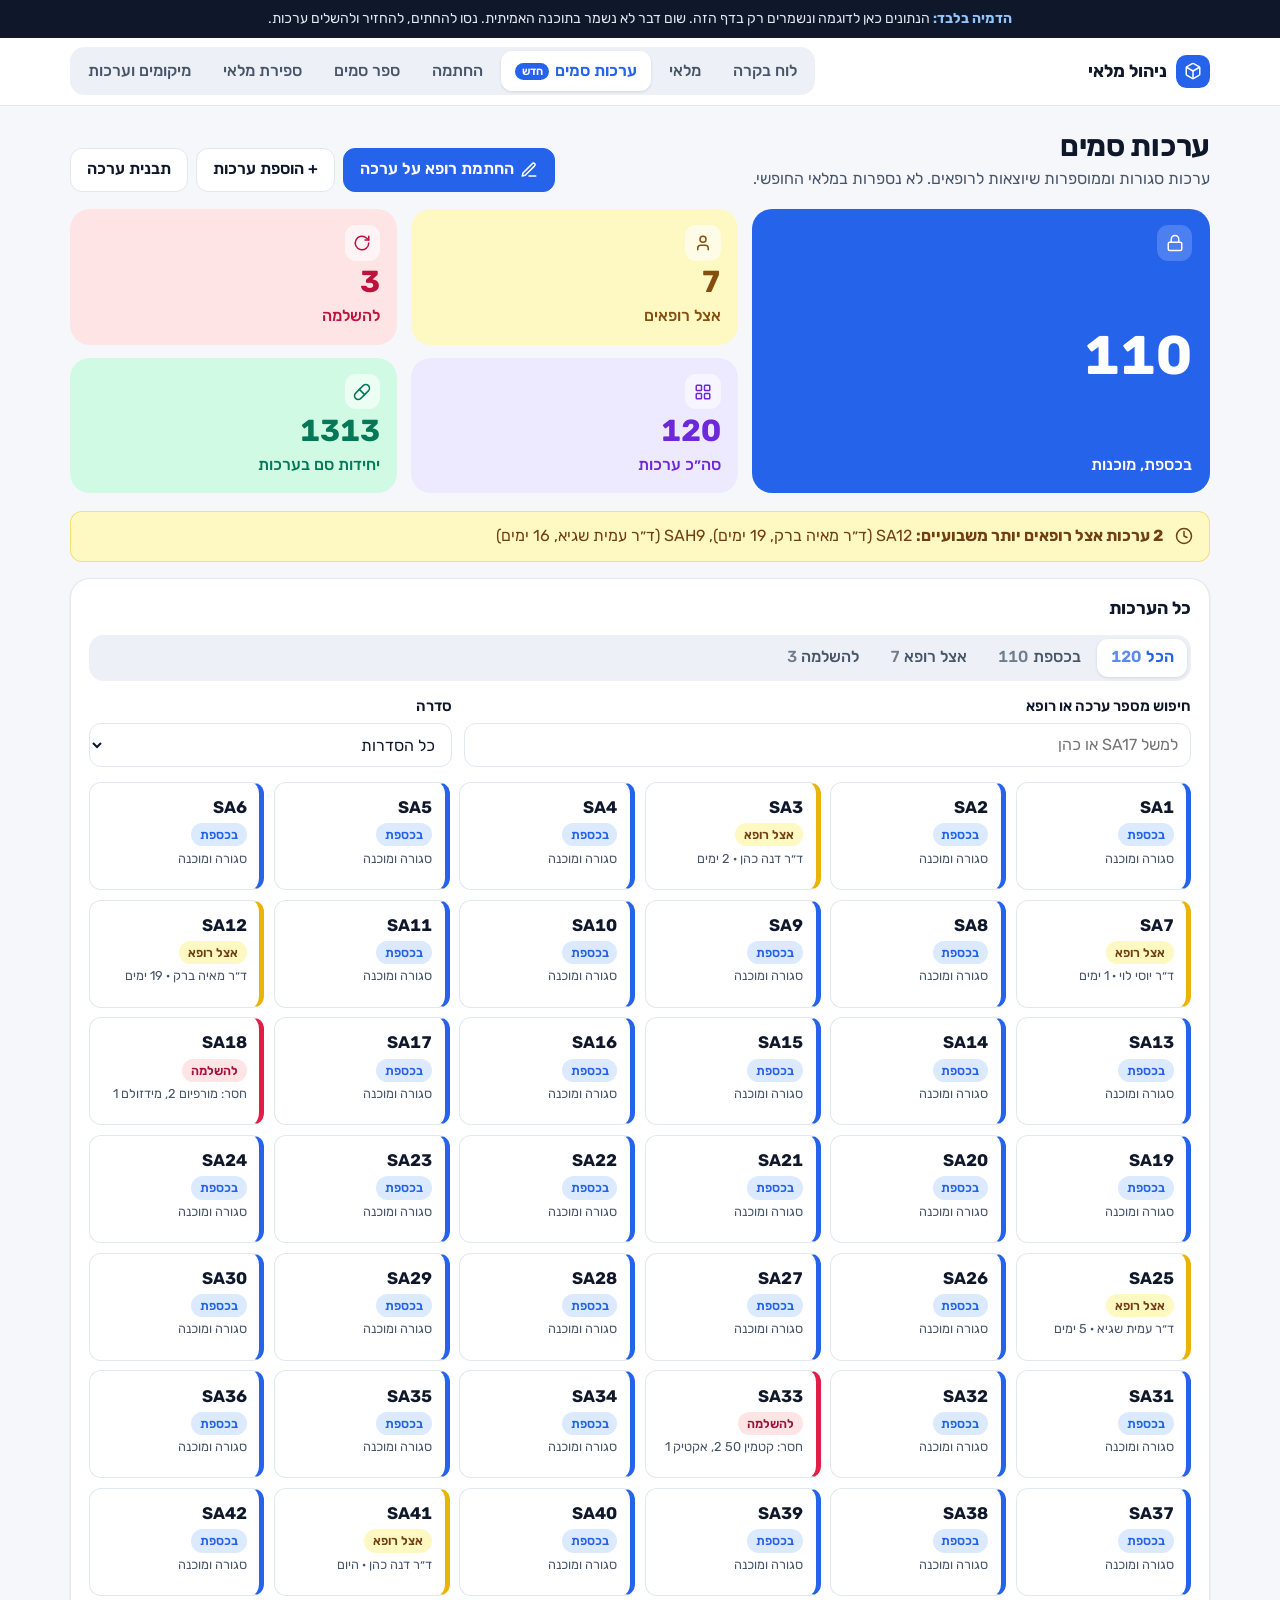
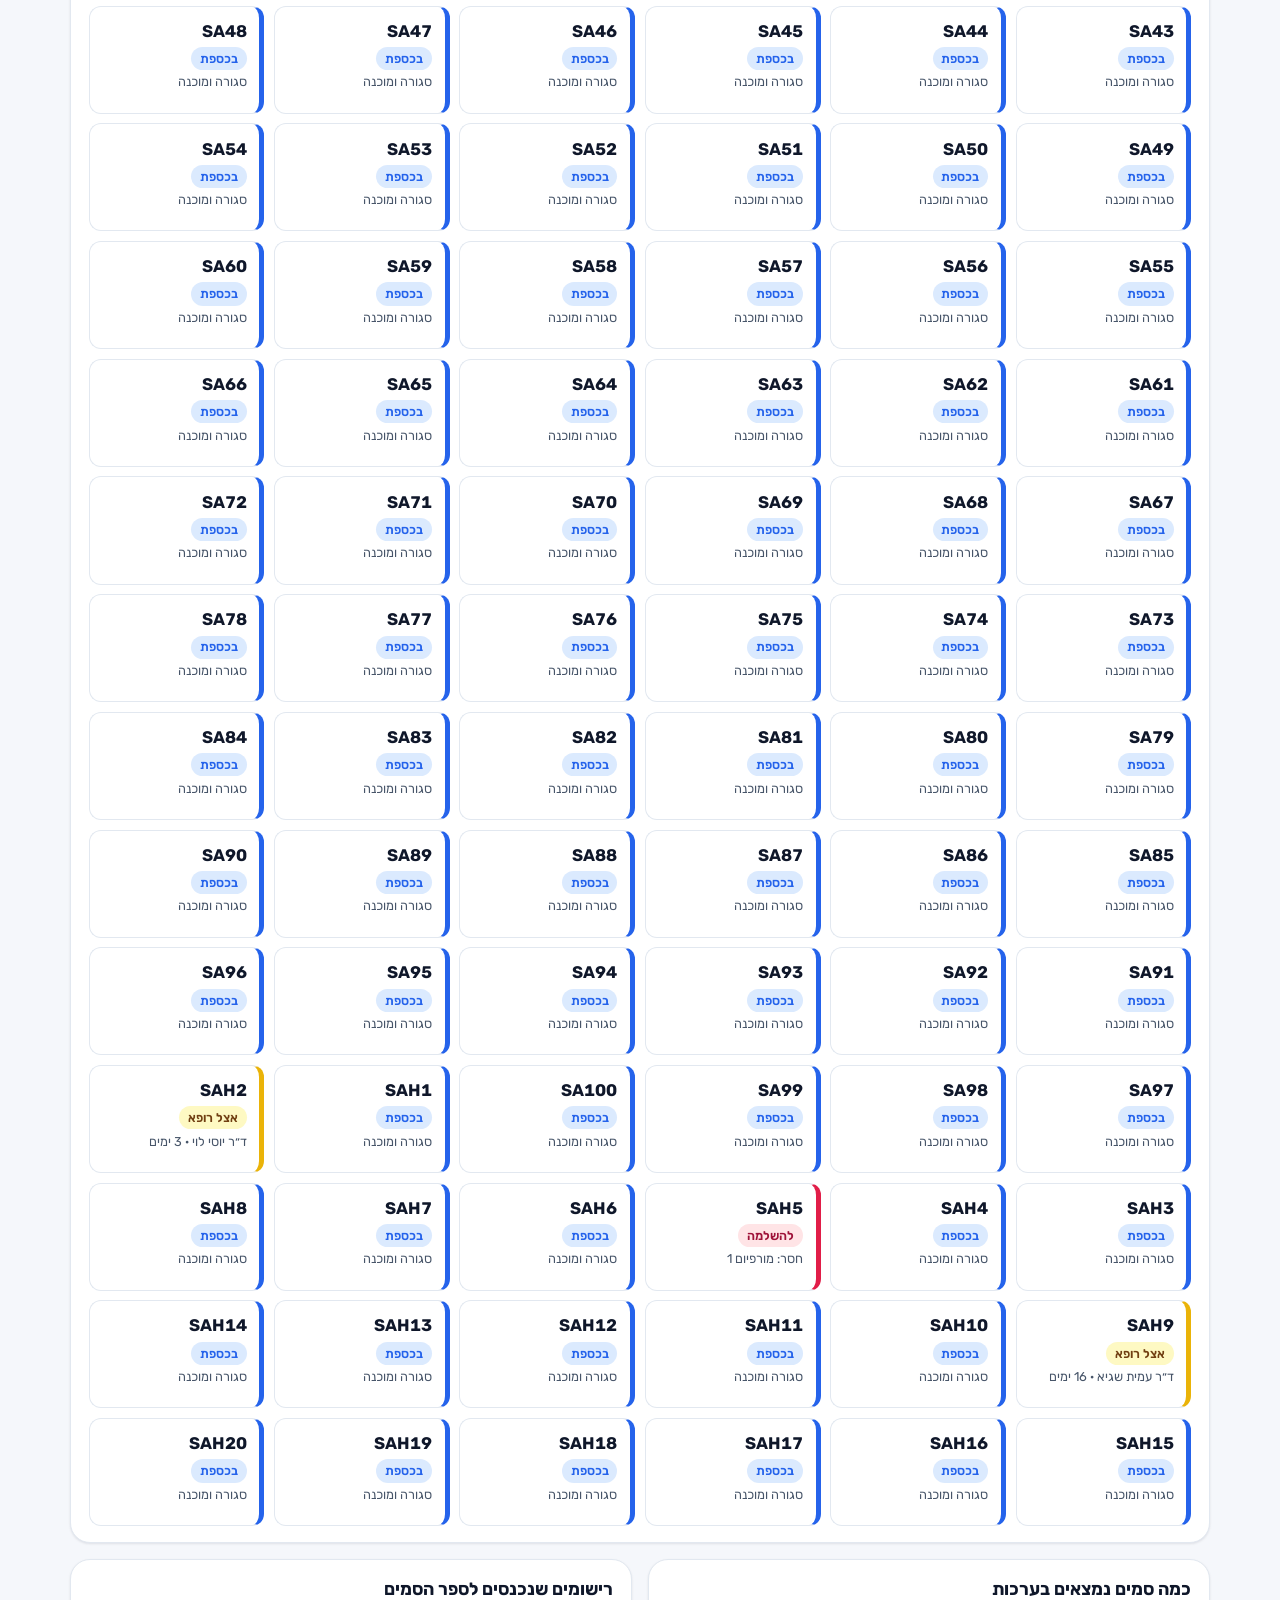
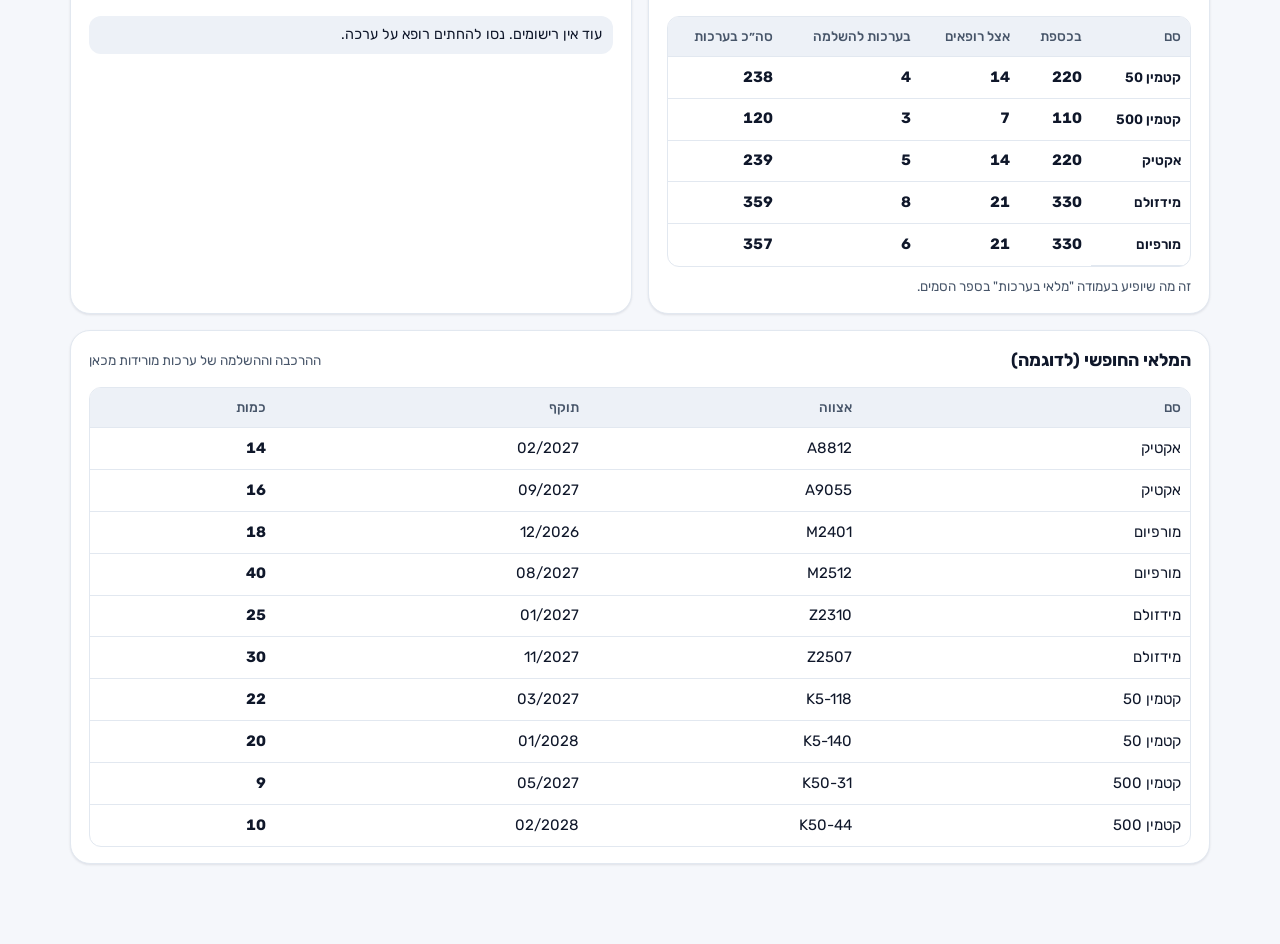
<file: kits-prototype.html>
<!doctype html>
<html lang="he" dir="rtl">
<head>
<meta charset="utf-8">
<meta name="viewport" content="width=device-width, initial-scale=1">
<title>הדמיה: ערכות סמים</title>
<link rel="preconnect" href="https://fonts.googleapis.com">
<link rel="preconnect" href="https://fonts.gstatic.com" crossorigin>
<link href="https://fonts.googleapis.com/css2?family=Rubik:wght@400;500;600;700&display=swap" rel="stylesheet">
<style>
:root{
  --bg:#F5F7FB; --surface:#FFFFFF; --sunk:#EDF1F7; --ink:#0F172A; --muted:#475569; --line:#E2E8F0;
  --accent:#2563EB; --accent-ink:#FFFFFF; --accent-soft:#DBEAFE;
  --warn-bg:#FEF9C3; --warn-ink:#713F12; --warn-edge:#EAB308;
  --bad-bg:#FFE4E6; --bad-ink:#9F1239; --bad-edge:#E11D48;
  --ok-ink:#047857; --ok-bg:#D1FAE5; --focus:#1D4ED8;
  --r:20px; --r-sm:12px; --shadow:0 1px 3px rgba(15,23,42,.06),0 1px 2px rgba(15,23,42,.04);
  --ease-out:cubic-bezier(0.23,1,0.32,1);
  color-scheme:light;
}
@media (prefers-color-scheme:dark){:root:not([data-theme="light"]){
  --bg:#0B1220; --surface:#121B2D; --sunk:#0E1626; --ink:#E2E8F0; --muted:#94A3B8; --line:#22304A;
  --accent:#60A5FA; --accent-ink:#0B1220; --accent-soft:#1B2F52;
  --warn-bg:#3A2E05; --warn-ink:#FDE68A; --warn-edge:#EAB308; --bad-bg:#3F1219; --bad-ink:#FECDD3; --bad-edge:#F43F5E;
  --ok-ink:#86EFAC; --ok-bg:#0F3A2E; --focus:#93C5FD; --shadow:none; color-scheme:dark}}
:root[data-theme="dark"]{
  --bg:#0B1220; --surface:#121B2D; --sunk:#0E1626; --ink:#E2E8F0; --muted:#94A3B8; --line:#22304A;
  --accent:#60A5FA; --accent-ink:#0B1220; --accent-soft:#1B2F52;
  --warn-bg:#3A2E05; --warn-ink:#FDE68A; --warn-edge:#EAB308; --bad-bg:#3F1219; --bad-ink:#FECDD3; --bad-edge:#F43F5E;
  --ok-ink:#86EFAC; --ok-bg:#0F3A2E; --focus:#93C5FD; --shadow:none; color-scheme:dark}
*,*::before,*::after{box-sizing:border-box}
[hidden]{display:none!important}
body{margin:0;background:var(--bg);color:var(--ink);font-family:"Rubik","Segoe UI",Arial,sans-serif;line-height:1.55}
:focus-visible{outline:3px solid var(--focus);outline-offset:2px;border-radius:6px}
svg.i{width:18px;height:18px;flex:none;stroke:currentColor;fill:none;stroke-width:2;stroke-linecap:round;stroke-linejoin:round}

.proto{background:#0F172A;color:#E2E8F0;font-size:.88rem;padding:8px 16px;text-align:center}
.proto strong{color:#93C5FD}
header.top{position:sticky;top:0;z-index:5;background:var(--surface);border-bottom:1px solid var(--line)}
.top-in{max-width:1180px;margin:0 auto;padding:.6rem 1.25rem;display:flex;flex-wrap:wrap;align-items:center;gap:.6rem 1.5rem}
.brand{display:flex;align-items:center;gap:.6rem;font-weight:700;font-size:1.1rem;margin-inline-end:auto}
.mark{width:2.1rem;height:2.1rem;border-radius:.65rem;background:var(--accent);color:var(--accent-ink);display:grid;place-items:center}
nav.tabs{display:flex;gap:.2rem;overflow-x:auto;background:var(--sunk);padding:.25rem;border-radius:.9rem;scrollbar-width:none}
nav.tabs a{white-space:nowrap;text-decoration:none;color:var(--muted);font-weight:500;padding:.45rem .9rem;border-radius:.7rem;min-height:40px;display:flex;align-items:center}
nav.tabs a.on{background:var(--surface);color:var(--accent);font-weight:600;box-shadow:0 1px 3px rgba(15,23,42,.12)}
nav.tabs a .new{font-size:.7rem;background:var(--accent);color:var(--accent-ink);border-radius:999px;padding:0 .4rem;margin-inline-start:.35rem}
@media (max-width:759px){nav.tabs{order:3;width:100%}}

main{max-width:1180px;margin:0 auto;padding:1.4rem 1.25rem 4rem}
.page-head{display:flex;flex-wrap:wrap;align-items:flex-end;gap:1rem;justify-content:space-between;margin-bottom:1.1rem}
h1{font-size:1.85rem;line-height:1.2;margin:0 0 .2rem;letter-spacing:-.01em}
h2{font-size:1.1rem;margin:0}
.sub{color:var(--muted);margin:0}
.acts{display:flex;gap:.5rem;flex-wrap:wrap}

.btn{display:inline-flex;align-items:center;justify-content:center;gap:.4rem;min-height:44px;padding:.5rem 1rem;border-radius:var(--r-sm);border:1px solid var(--line);background:var(--surface);color:var(--ink);font:inherit;font-weight:600;cursor:pointer;white-space:nowrap;transition:transform 160ms var(--ease-out),background-color 150ms ease,filter 150ms ease}
.btn:active:not(:disabled){transform:scale(.97)}
.btn.primary{background:var(--accent);border-color:var(--accent);color:var(--accent-ink)}
.btn.sm{min-height:38px;padding:.3rem .7rem;font-size:.9rem}
.btn.warn{background:var(--warn-bg);color:var(--warn-ink);border-color:color-mix(in srgb,var(--warn-edge) 45%,transparent)}
.btn.bad{background:var(--bad-bg);color:var(--bad-ink);border-color:color-mix(in srgb,var(--bad-edge) 40%,transparent)}
.btn:disabled{opacity:.5;cursor:not-allowed}
@media (hover:hover) and (pointer:fine){.btn:hover{background:var(--sunk)} .btn.primary:hover{background:var(--accent);filter:brightness(1.08)}}
label{font-weight:600;font-size:.93rem}
input,select,textarea{font:inherit;color:var(--ink);background:var(--surface);border:1.5px solid var(--line);border-radius:var(--r-sm);padding:.55rem .75rem;min-height:44px;width:100%;transition:border-color 150ms ease,box-shadow 150ms ease}
input:focus,select:focus,textarea:focus{outline:none;border-color:var(--accent);box-shadow:0 0 0 3px var(--accent-soft)}
.field{display:flex;flex-direction:column;gap:.3rem}
.hint{font-size:.84rem;color:var(--muted);font-weight:400}
.err{color:var(--bad-ink);font-size:.9rem;min-height:1.2em;margin:0;font-weight:600}
.two{display:grid;grid-template-columns:1fr 1fr;gap:.75rem}
.three{display:grid;grid-template-columns:1fr 1fr 1fr;gap:.75rem}
@media (max-width:560px){.two,.three{grid-template-columns:1fr}}

/* tiles */
.stats{display:grid;grid-template-columns:1.4fr 1fr 1fr;gap:.85rem;margin-bottom:1.1rem}
.stat{border-radius:var(--r);padding:1rem 1.1rem;display:grid;gap:.4rem;align-content:start;border:0;font:inherit;text-align:start;cursor:pointer;transition:transform 160ms var(--ease-out)}
.stat:active{transform:scale(.98)}
.stat b{font-size:1.9rem;line-height:1;font-variant-numeric:tabular-nums}
.stat span{font-weight:500}
.stat .ic{width:2.2rem;height:2.2rem;border-radius:.7rem;display:grid;place-items:center;background:rgba(255,255,255,.6)}
.s-vault{grid-row:span 2;background:var(--accent);color:var(--accent-ink);align-content:space-between}
.s-vault .ic{background:rgba(255,255,255,.18)} .s-vault b{font-size:clamp(2.6rem,6vw,3.4rem)}
.s-doc{background:#FEF9C3;color:#854D0E} .s-refill{background:#FFE4E6;color:#BE123C} .s-all{background:#EDE9FE;color:#6D28D9} .s-units{background:#D1FAE5;color:#047857}
@media (prefers-color-scheme:dark){:root:not([data-theme="light"]) .s-doc{background:#3A2E05;color:#FDE68A} :root:not([data-theme="light"]) .s-refill{background:#3F1219;color:#FDA4AF} :root:not([data-theme="light"]) .s-all{background:#2A1E4A;color:#C4B5FD} :root:not([data-theme="light"]) .s-units{background:#0F3A2E;color:#6EE7B7} :root:not([data-theme="light"]) .stat:not(.s-vault) .ic{background:rgba(255,255,255,.08)}}
.stat[aria-pressed="true"]{outline:3px solid var(--ink);outline-offset:2px}
@media (max-width:640px){.stats{grid-template-columns:1fr 1fr;gap:.6rem}.s-vault{grid-row:auto;grid-column:span 2;display:flex;align-items:center;gap:.8rem}.s-vault span{margin-inline-start:auto}.stat b{font-size:1.6rem}}

.notice{display:flex;align-items:center;gap:.75rem;padding:.75rem 1rem;border-radius:var(--r-sm);margin-bottom:1rem;background:var(--warn-bg);color:var(--warn-ink);border:1px solid color-mix(in srgb,var(--warn-edge) 40%,transparent)}
.notice span{flex:1}

.panel{background:var(--surface);border:1px solid var(--line);border-radius:var(--r);box-shadow:var(--shadow);padding:1rem 1.1rem;margin-bottom:1rem}
.panel-h{display:flex;align-items:center;justify-content:space-between;gap:.75rem;flex-wrap:wrap;margin-bottom:.8rem}

.toolbar{display:grid;grid-template-columns:2fr 1fr;gap:.75rem;margin-bottom:.9rem}
@media (max-width:640px){.toolbar{grid-template-columns:1fr}}
.seg{display:flex;flex-wrap:wrap;gap:.2rem;background:var(--sunk);padding:.25rem;border-radius:.9rem;margin-bottom:.9rem}
.seg button{font:inherit;font-weight:500;border:0;background:transparent;color:var(--muted);padding:.4rem .85rem;border-radius:.7rem;cursor:pointer;min-height:38px;transition:transform 160ms var(--ease-out)}
.seg button:active{transform:scale(.97)}
.seg button[aria-pressed="true"]{background:var(--surface);color:var(--accent);font-weight:600;box-shadow:0 1px 3px rgba(15,23,42,.12)}
.seg .n{font-variant-numeric:tabular-nums;opacity:.75;margin-inline-start:.3rem}

.grid{display:grid;grid-template-columns:repeat(auto-fill,minmax(150px,1fr));gap:.6rem}
.kit{display:grid;gap:.2rem;text-align:start;font:inherit;color:var(--ink);background:var(--surface);border:1px solid var(--line);border-radius:var(--r-sm);padding:.7rem .8rem;cursor:pointer;border-inline-start:5px solid var(--accent);transition:transform 160ms var(--ease-out),box-shadow 150ms ease}
.kit:active{transform:scale(.97)}
@media (hover:hover) and (pointer:fine){.kit:hover{box-shadow:0 4px 14px rgba(15,23,42,.08)}}
.kit .num{font-weight:700;font-size:1.05rem;direction:ltr;text-align:end;font-variant-numeric:tabular-nums}
.kit small{color:var(--muted);font-size:.8rem;line-height:1.35;min-height:2.2em}
.kit.doctor{border-inline-start-color:var(--warn-edge)} .kit.refill{border-inline-start-color:var(--bad-edge)}
.st{display:inline-flex;align-items:center;gap:.3rem;padding:.12rem .55rem;border-radius:999px;font-size:.78rem;font-weight:600;width:fit-content}
.st.vault{background:var(--accent-soft);color:var(--accent)} .st.doctor{background:var(--warn-bg);color:var(--warn-ink)} .st.refill{background:var(--bad-bg);color:var(--bad-ink)}
.empty{color:var(--muted);padding:1rem 0;margin:0}

table{width:100%;border-collapse:collapse;font-size:.94rem}
th,td{padding:.55rem .6rem;text-align:start;border-bottom:1px solid var(--line)}
th{background:var(--sunk);font-weight:500;color:var(--muted);font-size:.85rem}
td.n{font-variant-numeric:tabular-nums;font-weight:700}
tbody tr:last-child td{border-bottom:0}
.tbl{overflow-x:auto;border:1px solid var(--line);border-radius:var(--r-sm)}
.cols{display:grid;grid-template-columns:1fr 1fr;gap:1rem}
@media (max-width:860px){.cols{grid-template-columns:1fr}}
.log{list-style:none;margin:0;padding:0;display:grid;gap:.4rem;max-height:320px;overflow-y:auto}
.log li{padding:.5rem .7rem;background:var(--sunk);border-radius:var(--r-sm);font-size:.9rem}
.log li time{display:block;color:var(--muted);font-size:.78rem}

dialog{border:0;border-radius:var(--r);padding:0;max-width:min(560px,94vw);width:100%;background:var(--surface);color:var(--ink);box-shadow:0 20px 60px rgba(0,0,0,.3)}
dialog[open]{animation:dlg-in 200ms var(--ease-out)}
@keyframes dlg-in{from{opacity:0;transform:scale(.96)}to{opacity:1;transform:none}}
dialog::backdrop{background:rgba(15,23,42,.5)}
dialog form{padding:1.3rem;display:grid;gap:.85rem;max-height:88vh;overflow-y:auto}
dialog h2{font-size:1.3rem}
.dlg-actions{display:flex;gap:.6rem;flex-wrap:wrap;padding-top:.3rem}
.comp{display:grid;gap:.35rem}
.comp div{display:flex;justify-content:space-between;gap:.5rem;padding:.45rem .7rem;background:var(--sunk);border-radius:.6rem}
.use-row{display:grid;grid-template-columns:1fr 110px;gap:.6rem;align-items:center}
.sig{border:2px dashed var(--line);border-radius:var(--r-sm);background:#fff;touch-action:none;width:100%;height:170px;display:block;cursor:crosshair}
.timeline{list-style:none;margin:0;padding:0;display:grid;gap:.35rem;max-height:220px;overflow-y:auto}
.timeline li{font-size:.88rem;padding:.4rem .6rem;border-inline-start:3px solid var(--line)}
.timeline li time{color:var(--muted);font-size:.78rem;display:block}
.toast{position:fixed;bottom:1rem;inset-inline-start:50%;transform:translateX(50%) translateY(8px);background:var(--ink);color:var(--surface);padding:.7rem 1.1rem;border-radius:var(--r-sm);font-weight:600;z-index:60;opacity:0;pointer-events:none;transition:opacity 200ms ease,transform 200ms var(--ease-out);max-width:90vw;box-shadow:0 8px 24px rgba(15,23,42,.2)}
.toast.show{opacity:1;transform:translateX(50%) translateY(0)}
@media (prefers-reduced-motion:reduce){*{transition:none!important;animation:none!important}}
</style>
</head>
<body>
<svg width="0" height="0" style="position:absolute" aria-hidden="true">
  <symbol id="i-box" viewBox="0 0 24 24"><path d="M21 16V8a2 2 0 0 0-1-1.73l-7-4a2 2 0 0 0-2 0l-7 4A2 2 0 0 0 3 8v8a2 2 0 0 0 1 1.73l7 4a2 2 0 0 0 2 0l7-4A2 2 0 0 0 21 16z"/><polyline points="3.3 7 12 12 20.7 7"/><line x1="12" x2="12" y1="22" y2="12"/></symbol>
  <symbol id="i-lock" viewBox="0 0 24 24"><rect width="18" height="11" x="3" y="11" rx="2"/><path d="M7 11V7a5 5 0 0 1 10 0v4"/></symbol>
  <symbol id="i-user" viewBox="0 0 24 24"><path d="M19 21v-2a4 4 0 0 0-4-4H9a4 4 0 0 0-4 4v2"/><circle cx="12" cy="7" r="4"/></symbol>
  <symbol id="i-refill" viewBox="0 0 24 24"><path d="M21 12a9 9 0 1 1-3-6.7L21 8"/><path d="M21 3v5h-5"/></symbol>
  <symbol id="i-grid" viewBox="0 0 24 24"><rect width="7" height="7" x="3" y="3" rx="1"/><rect width="7" height="7" x="14" y="3" rx="1"/><rect width="7" height="7" x="14" y="14" rx="1"/><rect width="7" height="7" x="3" y="14" rx="1"/></symbol>
  <symbol id="i-pill" viewBox="0 0 24 24"><path d="m10.5 20.5 10-10a4.95 4.95 0 1 0-7-7l-10 10a4.95 4.95 0 1 0 7 7Z"/><path d="m8.5 8.5 7 7"/></symbol>
  <symbol id="i-pen" viewBox="0 0 24 24"><path d="M12 20h9"/><path d="M16.5 3.5a2.1 2.1 0 0 1 3 3L7 19l-4 1 1-4Z"/></symbol>
  <symbol id="i-clock" viewBox="0 0 24 24"><circle cx="12" cy="12" r="10"/><polyline points="12 6 12 12 16 14"/></symbol>
</svg>

<div class="proto"><strong>הדמיה בלבד:</strong> הנתונים כאן לדוגמה ונשמרים רק בדף הזה. שום דבר לא נשמר בתוכנה האמיתית. נסו להחתים, להחזיר ולהשלים ערכות.</div>
<header class="top"><div class="top-in">
  <div class="brand"><span class="mark"><svg class="i"><use href="#i-box"/></svg></span>ניהול מלאי</div>
  <nav class="tabs" aria-label="ניווט לדוגמה"><a href="#">לוח בקרה</a><a href="#">מלאי</a><a href="#" class="on" aria-current="page">ערכות סמים<span class="new">חדש</span></a><a href="#">החתמה</a><a href="#">ספר סמים</a><a href="#">ספירת מלאי</a><a href="#">מיקומים וערכות</a></nav>
</div></header>

<main>
  <div class="page-head">
    <div><h1>ערכות סמים</h1><p class="sub">ערכות סגורות וממוספרות שיוצאות לרופאים. לא נספרות במלאי החופשי.</p></div>
    <div class="acts">
      <button class="btn primary" type="button" id="bSign"><svg class="i"><use href="#i-pen"/></svg>החתמת רופא על ערכה</button>
      <button class="btn" type="button" id="bAdd">+ הוספת ערכות</button>
      <button class="btn" type="button" id="bTpl">תבנית ערכה</button>
    </div>
  </div>

  <div class="stats" id="stats"></div>
  <div id="alerts"></div>

  <section class="panel" aria-labelledby="hKits">
    <div class="panel-h"><h2 id="hKits">כל הערכות</h2></div>
    <div class="seg" role="group" aria-label="סינון לפי מצב" id="seg"></div>
    <div class="toolbar">
      <div class="field"><label for="q">חיפוש מספר ערכה או רופא</label><input id="q" type="search" placeholder="למשל SA17 או כהן" autocomplete="off"></div>
      <div class="field"><label for="ser">סדרה</label><select id="ser"></select></div>
    </div>
    <div class="grid" id="grid"></div>
  </section>

  <div class="cols">
    <section class="panel" aria-labelledby="hUnits">
      <div class="panel-h"><h2 id="hUnits">כמה סמים נמצאים בערכות</h2></div>
      <div class="tbl"><table><thead><tr><th>סם</th><th>בכספת</th><th>אצל רופאים</th><th>בערכות להשלמה</th><th>סה״כ בערכות</th></tr></thead><tbody id="units"></tbody></table></div>
      <p class="hint" style="margin:.6rem 0 0">זה מה שיופיע בעמודה "מלאי בערכות" בספר הסמים.</p>
    </section>
    <section class="panel" aria-labelledby="hLog">
      <div class="panel-h"><h2 id="hLog">רישומים שנכנסים לספר הסמים</h2></div>
      <ul class="log" id="log"></ul>
    </section>
  </div>
  <section class="panel" aria-labelledby="hStock">
    <div class="panel-h"><h2 id="hStock">המלאי החופשי (לדוגמה)</h2><span class="hint">ההרכבה וההשלמה של ערכות מורידות מכאן</span></div>
    <div class="tbl"><table><thead><tr><th>סם</th><th>אצווה</th><th>תוקף</th><th>כמות</th></tr></thead><tbody id="stock"></tbody></table></div>
  </section>
</main>

<!-- kit details -->
<dialog id="dKit" aria-labelledby="dKitT"><form method="dialog">
  <div style="display:flex;justify-content:space-between;align-items:center;gap:.5rem"><h2 id="dKitT"></h2><span id="dKitSt"></span></div>
  <p class="sub" id="dKitWho"></p>
  <div><h3 style="margin:0 0 .4rem;font-size:1rem">תכולה</h3><div class="comp" id="dKitComp"></div></div>
  <div><h3 style="margin:0 0 .4rem;font-size:1rem">היסטוריה</h3><ul class="timeline" id="dKitHist"></ul></div>
  <div class="dlg-actions" id="dKitActs"></div>
</form></dialog>

<!-- sign -->
<dialog id="dSign" aria-labelledby="dSignT"><form method="dialog" novalidate>
  <h2 id="dSignT">החתמת רופא על ערכה</h2>
  <div class="field"><label for="sKit">מספר ערכה</label><input id="sKit" list="kitsVault" dir="ltr" autocomplete="off" placeholder="SA17"><datalist id="kitsVault"></datalist><span class="hint">רק ערכות שנמצאות בכספת.</span></div>
  <div class="field"><label for="sDoc">שם הרופא</label><input id="sDoc" list="docs" autocomplete="off"><datalist id="docs"></datalist><span class="hint">שמות שכבר הוחתמו בעבר ממולאים אוטומטית עם מספר הזהות.</span></div>
  <div class="two">
    <div class="field"><label for="sIdType">סוג מזהה</label><select id="sIdType"><option>מספר אישי</option><option>תעודת זהות</option></select></div>
    <div class="field"><label for="sIdNum">מספר</label><input id="sIdNum" inputmode="numeric" dir="ltr" autocomplete="off"></div>
  </div>
  <div class="field"><label>חתימת הרופא</label><canvas class="sig" id="sig" aria-label="שטח חתימה"></canvas>
    <div style="display:flex;justify-content:space-between;align-items:center"><span class="hint">חותמים עם האצבע או העכבר.</span><button class="btn sm" type="button" id="sigClr">ניקוי</button></div></div>
  <p class="err" id="sErr" role="alert"></p>
  <div class="dlg-actions"><button class="btn primary" type="button" id="sOk">החתמה ומסירה לרופא</button><button class="btn" value="cancel">ביטול</button></div>
</form></dialog>

<!-- return opened -->
<dialog id="dUse" aria-labelledby="dUseT"><form method="dialog" novalidate>
  <h2 id="dUseT"></h2>
  <p class="sub">מסמנים כמה נוצל מכל סם. הערכה תסומן "להשלמה".</p>
  <div class="comp" id="useRows"></div>
  <div class="field"><label for="uNote">הערה (לא חובה)</label><input id="uNote" autocomplete="off" placeholder="למשל: אירוע רב נפגעים"></div>
  <p class="err" id="uErr" role="alert"></p>
  <div class="dlg-actions"><button class="btn bad" type="button" id="uOk">רישום השימוש והחזרה</button><button class="btn" value="cancel">ביטול</button></div>
</form></dialog>

<!-- refill -->
<dialog id="dRefill" aria-labelledby="dRefillT"><form method="dialog">
  <h2 id="dRefillT"></h2>
  <p class="sub">המערכת בוחרת את האצוות עם התוקף הקרוב ביותר ומורידה אותן מהמלאי החופשי.</p>
  <div class="tbl"><table><thead><tr><th>סם</th><th>חסר</th><th>יירד מאצווה</th></tr></thead><tbody id="refRows"></tbody></table></div>
  <p class="err" id="rErr" role="alert"></p>
  <div class="dlg-actions"><button class="btn primary" type="button" id="rOk">השלמה מהמלאי והחזרה לכספת</button><button class="btn" value="cancel">ביטול</button></div>
</form></dialog>

<!-- add kits -->
<dialog id="dAdd" aria-labelledby="dAddT"><form method="dialog" novalidate>
  <h2 id="dAddT">הוספת ערכות</h2>
  <div class="three">
    <div class="field"><label for="aSer">סדרה</label><input id="aSer" dir="ltr" value="SA" autocomplete="off"></div>
    <div class="field"><label for="aFrom">ממספר</label><input id="aFrom" type="number" min="1" inputmode="numeric"></div>
    <div class="field"><label for="aTo">עד מספר</label><input id="aTo" type="number" min="1" inputmode="numeric"></div>
  </div>
  <label style="display:flex;gap:.5rem;align-items:flex-start;font-weight:500"><input type="checkbox" id="aBuilt" style="width:auto;min-height:auto;margin-top:.3rem"> <span>הערכות כבר מורכבות ונמצאות בכספת (לא להוריד שוב מהמלאי החופשי). מסמנים את זה רק בהכנסה הראשונה של ערכות קיימות.</span></label>
  <p class="hint" id="aPreview"></p>
  <p class="err" id="aErr" role="alert"></p>
  <div class="dlg-actions"><button class="btn primary" type="button" id="aOk">הוספה</button><button class="btn" value="cancel">ביטול</button></div>
</form></dialog>

<!-- template -->
<dialog id="dTpl" aria-labelledby="dTplT"><form method="dialog">
  <h2 id="dTplT">תבנית ערכה</h2>
  <p class="sub">ממה מורכבת כל ערכה. אפשר לקבוע תבנית שונה לכל סדרה.</p>
  <div class="field"><label for="tSer">סדרה</label><select id="tSer"></select></div>
  <div class="comp" id="tRows"></div>
  <div class="dlg-actions"><button class="btn primary" type="button" id="tOk">שמירה</button><button class="btn" value="cancel">ביטול</button></div>
</form></dialog>

<div class="toast" id="toast" role="status" aria-live="polite"></div>

<script>
'use strict';
const $=s=>document.querySelector(s);
const esc=s=>String(s==null?'':s).replace(/[&<>"']/g,c=>({'&':'&amp;','<':'&lt;','>':'&gt;','"':'&quot;',"'":'&#39;'}[c]));
const DAY=864e5, now=()=>Date.now();
const fmt=t=>new Date(t).toLocaleString('he-IL',{day:'2-digit',month:'2-digit',year:'numeric',hour:'2-digit',minute:'2-digit'});
const days=t=>Math.floor((now()-t)/DAY);
const DRUGS=['קטמין 50','קטמין 500','אקטיק','מידזולם','מורפיום'];
const STATUS={vault:'בכספת',doctor:'אצל רופא',refill:'להשלמה'};

/* ---------- sample data ---------- */
const TPL={SA:{'קטמין 50':2,'קטמין 500':1,'אקטיק':2,'מידזולם':3,'מורפיום':3}};
TPL.SAH=Object.assign({},TPL.SA);
const DOCS={'ד״ר דנה כהן':['מספר אישי','5123456'],'ד״ר יוסי לוי':['מספר אישי','7239914'],'ד״ר מאיה ברק':['תעודת זהות','034567891'],'ד״ר עמית שגיא':['מספר אישי','8820145']};
const STOCK=[
  {drug:'מורפיום',batch:'M2401',exp:'2026-12',qty:18},{drug:'מורפיום',batch:'M2512',exp:'2027-08',qty:40},
  {drug:'מידזולם',batch:'Z2310',exp:'2027-01',qty:25},{drug:'מידזולם',batch:'Z2507',exp:'2027-11',qty:30},
  {drug:'קטמין 50',batch:'K5-118',exp:'2027-03',qty:22},{drug:'קטמין 50',batch:'K5-140',exp:'2028-01',qty:20},
  {drug:'קטמין 500',batch:'K50-31',exp:'2027-05',qty:9},{drug:'קטמין 500',batch:'K50-44',exp:'2028-02',qty:10},
  {drug:'אקטיק',batch:'A8812',exp:'2027-02',qty:14},{drug:'אקטיק',batch:'A9055',exp:'2027-09',qty:16}
];
const LOG=[];
const kits={};
function addKit(series,n,hist){ const id=series+n; kits[id]={id,series,n,status:'vault',doctor:null,since:null,used:null,history:[{at:hist||now()-40*DAY,text:'הערכה נרשמה במערכת (כבר מורכבת)'}]}; return kits[id]; }
for(let i=1;i<=100;i++) addKit('SA',i);
for(let i=1;i<=20;i++) addKit('SAH',i);
[['SA3','ד״ר דנה כהן',2],['SA7','ד״ר יוסי לוי',1],['SA12','ד״ר מאיה ברק',19],['SA25','ד״ר עמית שגיא',5],['SA41','ד״ר דנה כהן',0],['SAH2','ד״ר יוסי לוי',3],['SAH9','ד״ר עמית שגיא',16]]
  .forEach(([id,d,ago])=>{ const k=kits[id]; const t=now()-ago*DAY-3600e3; k.status='doctor'; k.doctor={name:d,idType:DOCS[d][0],idNum:DOCS[d][1]}; k.since=t; k.history.push({at:t,text:`נמסרה ל${d} (חתם)`}); });
[['SA18',{'מורפיום':2,'מידזולם':1}],['SA33',{'קטמין 50':2,'אקטיק':1}],['SAH5',{'מורפיום':1}]]
  .forEach(([id,used])=>{ const k=kits[id]; const t=now()-2*DAY; k.status='refill'; k.used=used; k.history.push({at:t-DAY,text:'נמסרה לד״ר יוסי לוי (חתם)'},{at:t,text:'הוחזרה פתוחה: נוצל '+usedText(used)}); });

/* ---------- helpers ---------- */
function usedText(u){ return Object.entries(u).filter(([,q])=>q>0).map(([d,q])=>`${d} ${q}`).join(', ')||'כלום'; }
function tplOf(k){ return TPL[k.series]||TPL.SA; }
function contentsOf(k){ const t=tplOf(k), u=k.used||{}; const o={}; Object.keys(t).forEach(d=>o[d]=t[d]-(u[d]||0)); return o; }
function toast(m){ const t=$('#toast'); t.textContent=m; t.classList.add('show'); clearTimeout(toast.t); toast.t=setTimeout(()=>t.classList.remove('show'),3000); }
function ledger(text){ LOG.unshift({at:now(),text}); }
function stockOf(d){ return STOCK.filter(s=>s.drug===d).reduce((a,s)=>a+s.qty,0); }
function pickBatches(d,qty){ const out=[]; let left=qty; STOCK.filter(s=>s.drug===d&&s.qty>0).sort((a,b)=>a.exp.localeCompare(b.exp)).forEach(s=>{ if(left<=0) return; const q=Math.min(left,s.qty); out.push({s,q}); left-=q; }); return {out,short:left}; }
const seriesList=()=>[...new Set(Object.values(kits).map(k=>k.series))];
const sortKits=a=>a.sort((x,y)=>x.series.localeCompare(y.series)||x.n-y.n);

/* ---------- render ---------- */
let filt='all';
function render(){
  const all=Object.values(kits); const c={vault:0,doctor:0,refill:0}; all.forEach(k=>c[k.status]++);
  const unitsInKits=all.reduce((a,k)=>a+Object.values(contentsOf(k)).reduce((x,y)=>x+y,0),0);
  $('#stats').innerHTML=[
    ['vault','s-vault','i-lock',c.vault,'בכספת, מוכנות'],['doctor','s-doc','i-user',c.doctor,'אצל רופאים'],['refill','s-refill','i-refill',c.refill,'להשלמה'],
    ['all','s-all','i-grid',all.length,'סה״כ ערכות'],['all','s-units','i-pill',unitsInKits,'יחידות סם בערכות']
  ].map(([f,cl,ic,n,l],i)=>`<button type="button" class="stat ${cl}" data-f="${f}" ${i<3&&filt===f?'aria-pressed="true"':''}><span class="ic"><svg class="i"><use href="#${ic}"/></svg></span><b>${n}</b><span>${l}</span></button>`).join('');
  const long=all.filter(k=>k.status==='doctor'&&days(k.since)>=14);
  $('#alerts').innerHTML=long.length?`<div class="notice"><svg class="i"><use href="#i-clock"/></svg><span><strong>${long.length} ערכות אצל רופאים יותר משבועיים:</strong> ${long.map(k=>`${esc(k.id)} (${esc(k.doctor.name)}, ${days(k.since)} ימים)`).join(', ')}</span></div>`:'';
  $('#seg').innerHTML=[['all','הכל',all.length],['vault','בכספת',c.vault],['doctor','אצל רופא',c.doctor],['refill','להשלמה',c.refill]]
    .map(([f,l,n])=>`<button type="button" data-f="${f}" aria-pressed="${filt===f}">${l}<span class="n">${n}</span></button>`).join('');
  const ser=$('#ser'), cur=ser.value; ser.innerHTML='<option value="">כל הסדרות</option>'+seriesList().map(s=>`<option ${s===cur?'selected':''}>${esc(s)}</option>`).join('');
  const q=$('#q').value.trim().toLowerCase();
  const list=sortKits(all.filter(k=>(filt==='all'||k.status===filt)&&(!ser.value||k.series===ser.value)&&(!q||k.id.toLowerCase().includes(q)||(k.doctor&&k.doctor.name.includes(q)))));
  $('#grid').innerHTML=list.length?list.map(k=>`<button type="button" class="kit ${k.status}" data-kit="${esc(k.id)}"><span class="num">${esc(k.id)}</span><span class="st ${k.status}">${STATUS[k.status]}</span><small>${k.status==='doctor'?esc(k.doctor.name)+' · '+(days(k.since)?days(k.since)+' ימים':'היום'):k.status==='refill'?'חסר: '+esc(usedText(k.used)):'סגורה ומוכנה'}</small></button>`).join(''):'<p class="empty">אין ערכות שמתאימות לחיפוש.</p>';
  $('#units').innerHTML=DRUGS.map(d=>{ let v=0,o=0,r=0; all.forEach(k=>{ const q=contentsOf(k)[d]||0; if(k.status==='vault') v+=q; else if(k.status==='doctor') o+=q; else r+=q; }); return `<tr><th scope="row" style="background:none;color:var(--ink);font-weight:600">${d}</th><td class="n">${v}</td><td class="n">${o}</td><td class="n">${r}</td><td class="n">${v+o+r}</td></tr>`; }).join('');
  $('#log').innerHTML=LOG.length?LOG.slice(0,30).map(l=>`<li><time>${fmt(l.at)}</time>${esc(l.text)}</li>`).join(''):'<li>עוד אין רישומים. נסו להחתים רופא על ערכה.</li>';
  $('#stock').innerHTML=STOCK.slice().sort((a,b)=>a.drug.localeCompare(b.drug,'he')||a.exp.localeCompare(b.exp)).map(s=>`<tr><td>${s.drug}</td><td dir="ltr" style="text-align:end">${s.batch}</td><td>${s.exp.split('-').reverse().join('/')}</td><td class="n">${s.qty}</td></tr>`).join('');
}
document.addEventListener('click',e=>{
  const f=e.target.closest('[data-f]'); if(f){ filt=(f.dataset.f===filt&&f.classList.contains('stat'))?'all':f.dataset.f; render(); if(f.classList.contains('stat')) $('#hKits').scrollIntoView({behavior:'smooth',block:'start'}); return; }
  const k=e.target.closest('[data-kit]'); if(k) openKit(k.dataset.kit);
});
$('#q').addEventListener('input',render); $('#ser').addEventListener('change',render);

/* ---------- kit details ---------- */
function openKit(id){
  const k=kits[id]; $('#dKitT').textContent='ערכה '+k.id; $('#dKitSt').innerHTML=`<span class="st ${k.status}">${STATUS[k.status]}</span>`;
  $('#dKitWho').textContent=k.status==='doctor'?`אצל ${k.doctor.name} (${k.doctor.idType} ${k.doctor.idNum}) מ־${fmt(k.since)}`:k.status==='refill'?'הוחזרה פתוחה וצריכה השלמה מהמלאי.':'סגורה ומוכנה בכספת.';
  const c=contentsOf(k), t=tplOf(k);
  $('#dKitComp').innerHTML=Object.keys(t).map(d=>`<div><span>${d}</span><strong>${c[d]} / ${t[d]}</strong></div>`).join('');
  $('#dKitHist').innerHTML=k.history.slice().reverse().map(h=>`<li><time>${fmt(h.at)}</time>${esc(h.text)}</li>`).join('');
  const A=$('#dKitActs');
  A.innerHTML=k.status==='vault'?`<button class="btn primary" type="button" data-a="sign">החתמת רופא על הערכה</button>`
    :k.status==='doctor'?`<button class="btn primary" type="button" data-a="sealed">הוחזרה סגורה</button><button class="btn bad" type="button" data-a="opened">הוחזרה פתוחה (נוצל)</button>`
    :`<button class="btn primary" type="button" data-a="refill">השלמה מהמלאי</button>`;
  A.innerHTML+='<button class="btn" value="close">סגירה</button>';
  A.onclick=ev=>{ const b=ev.target.closest('[data-a]'); if(!b) return; $('#dKit').close();
    ({sign:()=>openSign(k.id),sealed:()=>returnSealed(k.id),opened:()=>openUse(k.id),refill:()=>openRefill(k.id)})[b.dataset.a](); };
  $('#dKit').showModal();
}

/* ---------- sign ---------- */
const cv=$('#sig'); let ctx, drawing=false, inked=false;
function sizeCanvas(){ const r=cv.getBoundingClientRect(); const dpr=window.devicePixelRatio||1; cv.width=r.width*dpr; cv.height=r.height*dpr; ctx=cv.getContext('2d'); ctx.scale(dpr,dpr); ctx.lineWidth=2.4; ctx.lineCap='round'; ctx.lineJoin='round'; ctx.strokeStyle='#0F172A'; inked=false; }
const pt=e=>{ const r=cv.getBoundingClientRect(); return [e.clientX-r.left,e.clientY-r.top]; };
cv.addEventListener('pointerdown',e=>{ if(drawing) return; drawing=true; cv.setPointerCapture(e.pointerId); ctx.beginPath(); ctx.moveTo(...pt(e)); });
cv.addEventListener('pointermove',e=>{ if(!drawing) return; ctx.lineTo(...pt(e)); ctx.stroke(); inked=true; });
['pointerup','pointercancel'].forEach(t=>cv.addEventListener(t,()=>{ drawing=false; }));
$('#sigClr').addEventListener('click',sizeCanvas);
function openSign(pre){
  $('#kitsVault').innerHTML=sortKits(Object.values(kits).filter(k=>k.status==='vault')).map(k=>`<option value="${k.id}">`).join('');
  $('#docs').innerHTML=Object.keys(DOCS).map(d=>`<option value="${esc(d)}">`).join('');
  $('#sKit').value=pre||''; $('#sDoc').value=''; $('#sIdNum').value=''; $('#sErr').textContent='';
  $('#dSign').showModal(); sizeCanvas(); (pre?$('#sDoc'):$('#sKit')).focus();
}
$('#sDoc').addEventListener('input',e=>{ const d=DOCS[e.target.value]; if(d){ $('#sIdType').value=d[0]; $('#sIdNum').value=d[1]; } });
$('#sOk').addEventListener('click',()=>{
  const id=$('#sKit').value.trim().toUpperCase(), k=kits[id], name=$('#sDoc').value.trim(), num=$('#sIdNum').value.trim(), err=m=>$('#sErr').textContent=m;
  if(!k) return err('לא נמצאה ערכה במספר הזה.');
  if(k.status!=='vault') return err(`ערכה ${id} לא בכספת (${STATUS[k.status]}).`);
  if(!name) return err('יש למלא את שם הרופא.');
  if(!/^\d{5,9}$/.test(num)) return err('יש למלא מספר מזהה תקין (5 עד 9 ספרות).');
  if(!inked) return err('הרופא צריך לחתום.');
  const t=now(); k.status='doctor'; k.doctor={name,idType:$('#sIdType').value,idNum:num}; k.since=t; k.history.push({at:t,text:`נמסרה ל${name} (חתם)`});
  DOCS[name]=[k.doctor.idType,num];
  ledger(`ערכה ${id} נמסרה ל${name} (${k.doctor.idType} ${num}). התכולה עוברת ל"אצל רופא".`);
  $('#dSign').close(); render(); toast(`ערכה ${id} נמסרה ל${name}`);
});
$('#bSign').addEventListener('click',()=>openSign(''));

/* ---------- return ---------- */
function returnSealed(id){ const k=kits[id], t=now(); k.history.push({at:t,text:`הוחזרה סגורה מ${k.doctor.name}`}); ledger(`ערכה ${id} הוחזרה סגורה מ${k.doctor.name}.`); k.status='vault'; k.doctor=null; k.since=null; render(); toast(`ערכה ${id} חזרה לכספת`); }
let useId=null;
function openUse(id){ useId=id; const k=kits[id], t=tplOf(k); $('#dUseT').textContent=`החזרת ערכה ${id} פתוחה`;
  $('#useRows').innerHTML=Object.keys(t).map(d=>`<div class="use-row"><label for="u-${d}">${d} <span class="hint">(בערכה ${t[d]})</span></label><input id="u-${d}" data-u="${d}" type="number" min="0" max="${t[d]}" value="0" inputmode="numeric"></div>`).join('');
  $('#uNote').value=''; $('#uErr').textContent=''; $('#dUse').showModal(); }
$('#uOk').addEventListener('click',()=>{
  const k=kits[useId], t=tplOf(k), used={}; let any=false;
  for(const i of document.querySelectorAll('#useRows [data-u]')){ const q=parseInt(i.value,10)||0; if(q<0||q>t[i.dataset.u]) return $('#uErr').textContent=`${i.dataset.u}: אפשר בין 0 ל־${t[i.dataset.u]}.`; used[i.dataset.u]=q; if(q) any=true; }
  if(!any) return $('#uErr').textContent='לא סומן שימוש. אם הערכה חזרה סגורה, בחרו "הוחזרה סגורה".';
  const note=$('#uNote').value.trim(), tm=now();
  k.history.push({at:tm,text:`הוחזרה פתוחה מ${k.doctor.name}: נוצל ${usedText(used)}${note?' · '+note:''}`});
  ledger(`שימוש בערכה ${useId} על ידי ${k.doctor.name}: ${usedText(used)}${note?' · '+note:''}. יוצא מ"מלאי בערכות".`);
  k.status='refill'; k.used=used; k.doctor=null; k.since=null; $('#dUse').close(); render(); toast(`השימוש נרשם. ערכה ${useId} ממתינה להשלמה`);
});

/* ---------- refill ---------- */
let refId=null;
function openRefill(id){ refId=id; const k=kits[id]; $('#dRefillT').textContent=`השלמת ערכה ${id}`; $('#rErr').textContent='';
  const rows=Object.entries(k.used).filter(([,q])=>q>0).map(([d,q])=>{ const p=pickBatches(d,q); return `<tr><td>${d}</td><td class="n">${q}</td><td>${p.short?`<span style="color:var(--bad-ink);font-weight:600">חסר במלאי ${p.short}</span>`:p.out.map(x=>`${x.s.batch} (${x.q})`).join(', ')}</td></tr>`; });
  $('#refRows').innerHTML=rows.join(''); $('#dRefill').showModal(); }
$('#rOk').addEventListener('click',()=>{
  const k=kits[refId]; const plan=Object.entries(k.used).filter(([,q])=>q>0).map(([d,q])=>[d,pickBatches(d,q)]);
  const short=plan.find(([,p])=>p.short); if(short) return $('#rErr').textContent=`אין מספיק ${short[0]} במלאי החופשי.`;
  plan.forEach(([d,p])=>p.out.forEach(x=>{ x.s.qty-=x.q; ledger(`הועבר ממלאי חופשי לערכה ${refId}: ${d} ${x.q} (אצווה ${x.s.batch}).`); }));
  k.history.push({at:now(),text:'הושלמה מהמלאי החופשי וחזרה לכספת'}); k.status='vault'; k.used=null; $('#dRefill').close(); render(); toast(`ערכה ${refId} הושלמה וחזרה לכספת`);
});

/* ---------- add kits ---------- */
function addPreview(){ const s=$('#aSer').value.trim().toUpperCase(), a=+$('#aFrom').value, b=+$('#aTo').value; const t=TPL[s]||TPL.SA;
  $('#aPreview').textContent=(s&&a&&b&&b>=a)?`ייווספו ${b-a+1} ערכות: ${s}${a} עד ${s}${b}. ${$('#aBuilt').checked?'לא יירד כלום מהמלאי.':'יירדו מהמלאי: '+Object.entries(t).map(([d,q])=>`${d} ${q*(b-a+1)}`).join(', ')+'.'}`:''; }
['input','change'].forEach(ev=>$('#dAdd').addEventListener(ev,addPreview));
$('#bAdd').addEventListener('click',()=>{ const sa=Object.values(kits).filter(k=>k.series==='SA').map(k=>k.n); $('#aSer').value='SA'; $('#aFrom').value=Math.max(0,...sa)+1; $('#aTo').value=Math.max(0,...sa)+5; $('#aBuilt').checked=false; $('#aErr').textContent=''; addPreview(); $('#dAdd').showModal(); });
$('#aOk').addEventListener('click',()=>{
  const s=$('#aSer').value.trim().toUpperCase(), a=+$('#aFrom').value, b=+$('#aTo').value, built=$('#aBuilt').checked, err=m=>$('#aErr').textContent=m;
  if(!/^[A-Z]{1,6}$/.test(s)) return err('סדרה: אותיות באנגלית בלבד, למשל SA.');
  if(!(a>=1&&b>=a)) return err('טווח מספרים לא תקין.');
  if(b-a>499) return err('אפשר להוסיף עד 500 ערכות בפעם אחת.');
  const exist=[]; for(let i=a;i<=b;i++) if(kits[s+i]) exist.push(s+i); if(exist.length) return err('כבר קיימות: '+exist.slice(0,6).join(', ')+(exist.length>6?'...':''));
  if(!TPL[s]) TPL[s]=Object.assign({},TPL.SA);
  const n=b-a+1, t=TPL[s];
  if(!built){ for(const [d,q] of Object.entries(t)){ if(stockOf(d)<q*n) return err(`אין מספיק ${d} במלאי החופשי (צריך ${q*n}, יש ${stockOf(d)}).`); }
    Object.entries(t).forEach(([d,q])=>pickBatches(d,q*n).out.forEach(x=>{ x.s.qty-=x.q; })); ledger(`הורכבו ${n} ערכות ${s}${a}–${s}${b} מהמלאי החופשי: ${Object.entries(t).map(([d,q])=>`${d} ${q*n}`).join(', ')}.`); }
  else ledger(`נרשמו ${n} ערכות קיימות ${s}${a}–${s}${b} (כבר מורכבות, בלי הורדה מהמלאי).`);
  for(let i=a;i<=b;i++){ const k=addKit(s,i,now()); k.history=[{at:now(),text:built?'הערכה נרשמה במערכת (כבר מורכבת)':'הורכבה מהמלאי החופשי'}]; }
  $('#dAdd').close(); render(); toast(`נוספו ${n} ערכות`);
});

/* ---------- template ---------- */
function tplRows(){ const t=TPL[$('#tSer').value]||TPL.SA; $('#tRows').innerHTML=DRUGS.map(d=>`<div class="use-row"><label for="t-${d}">${d}</label><input id="t-${d}" data-t="${d}" type="number" min="0" value="${t[d]||0}" inputmode="numeric"></div>`).join(''); }
$('#bTpl').addEventListener('click',()=>{ $('#tSer').innerHTML=Object.keys(TPL).map(s=>`<option>${s}</option>`).join(''); tplRows(); $('#dTpl').showModal(); });
$('#tSer').addEventListener('change',tplRows);
$('#tOk').addEventListener('click',()=>{ const s=$('#tSer').value, t={}; document.querySelectorAll('#tRows [data-t]').forEach(i=>{ const q=parseInt(i.value,10)||0; if(q>0) t[i.dataset.t]=q; }); TPL[s]=t; ledger(`תבנית ${s} עודכנה: ${Object.entries(t).map(([d,q])=>`${d} ${q}`).join(', ')}.`); $('#dTpl').close(); render(); toast(`תבנית ${s} נשמרה`); });

render();
</script>
</body>
</html>
</file>
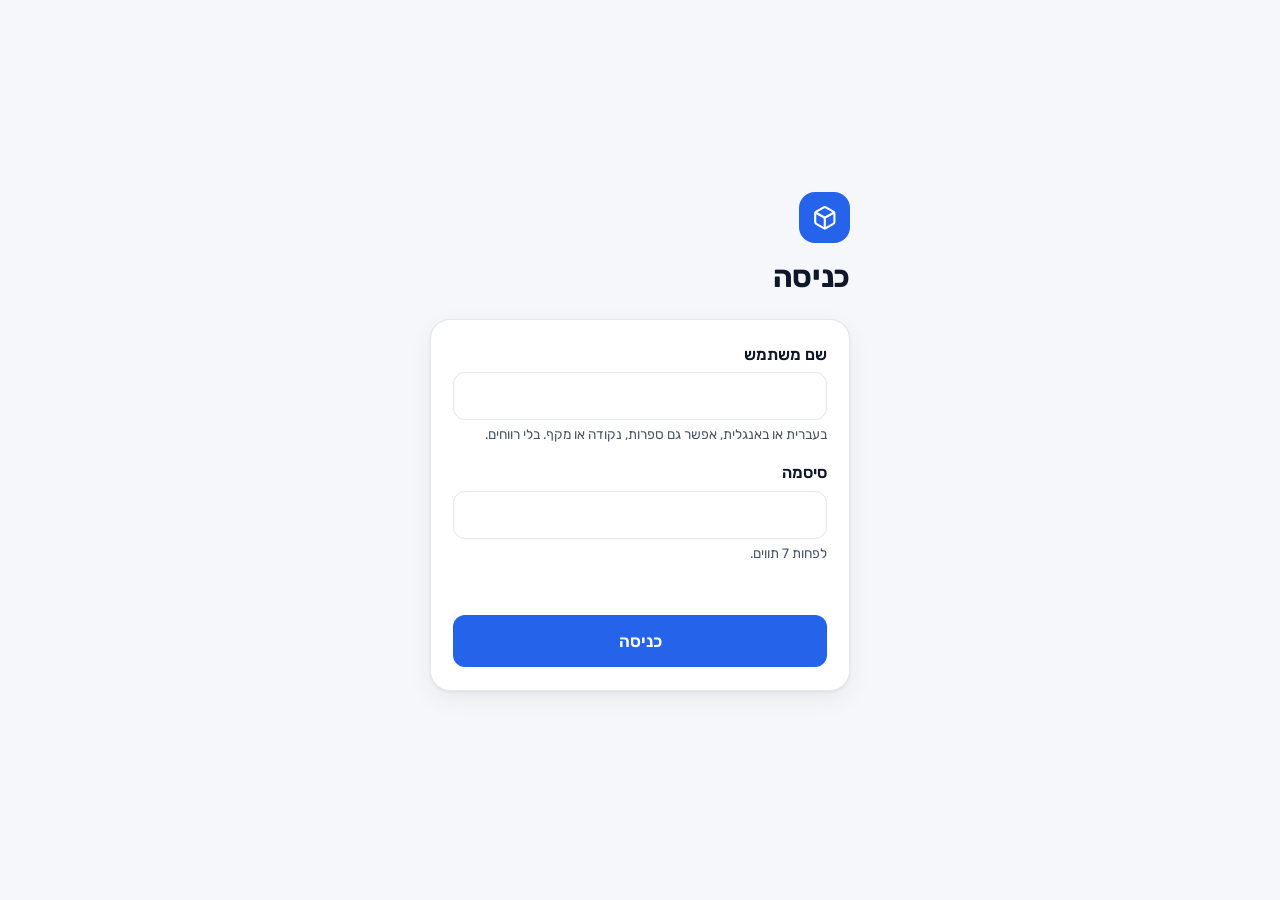
<file: static/auth.html>
<!doctype html>
<html lang="he" dir="rtl">
<head>
<meta charset="utf-8">
<meta name="viewport" content="width=device-width, initial-scale=1, viewport-fit=cover">
<title>כניסה | ניהול מלאי</title>
<link rel="manifest" href="/manifest.webmanifest">
<meta name="theme-color" content="#F5F7FB" media="(prefers-color-scheme: light)">
<meta name="theme-color" content="#0B1220" media="(prefers-color-scheme: dark)">
<meta name="apple-mobile-web-app-capable" content="yes">
<meta name="apple-mobile-web-app-title" content="ניהול מלאי">
<link rel="apple-touch-icon" href="/static/icons/apple-touch-icon.png">
<link rel="icon" type="image/png" href="/static/icons/icon-192.png">
<link rel="stylesheet" href="/static/fonts/rubik.css">
<style>
:root{--bg:#F5F7FB;--surface:#FFFFFF;--ink:#0F172A;--muted:#475569;--line:#E2E8F0;--accent:#2563EB;--accent-ink:#fff;--accent-soft:#DBEAFE;--bad:#9F1239;--focus:#1D4ED8;--ease-out:cubic-bezier(0.23,1,0.32,1);color-scheme:light}
@media (prefers-color-scheme:dark){:root{--bg:#0B1220;--surface:#121B2D;--ink:#E2E8F0;--muted:#94A3B8;--line:#22304A;--accent:#60A5FA;--accent-ink:#0B1220;--accent-soft:#1B2F52;--bad:#FECDD3;--focus:#93C5FD;color-scheme:dark}}
*{box-sizing:border-box}
html,body{height:100%}
body{margin:0;background:var(--bg);color:var(--ink);font-family:"Rubik","Segoe UI",Arial,sans-serif;line-height:1.55;display:grid;place-items:center;padding:calc(1.25rem + env(safe-area-inset-top,0px)) 1.25rem calc(1.25rem + env(safe-area-inset-bottom,0px))}
main{width:100%;max-width:420px}
.mark{width:3.2rem;height:3.2rem;border-radius:1rem;background:var(--accent);color:var(--accent-ink);display:grid;place-items:center;margin-bottom:1rem}
.mark svg{width:1.6rem;height:1.6rem}
h1{font-size:1.9rem;line-height:1.2;margin:0 0 .3rem;letter-spacing:-.01em}
.sub{color:var(--muted);margin:0 0 1.5rem}
form{display:grid;gap:1rem;background:var(--surface);border:1px solid var(--line);border-radius:20px;padding:1.4rem;box-shadow:0 1px 3px rgba(15,23,42,.06),0 8px 24px rgba(15,23,42,.06)}
label{font-weight:600;display:block;margin-bottom:.3rem}
input{width:100%;font:inherit;color:var(--ink);background:var(--surface);border:1.5px solid var(--line);border-radius:12px;padding:.65rem .75rem;min-height:48px;transition:border-color 150ms ease,box-shadow 150ms ease}
input:focus{border-color:var(--accent);box-shadow:0 0 0 3px var(--accent-soft);outline:none}
:focus-visible{outline:3px solid var(--focus);outline-offset:2px}
.hint{font-size:.85rem;color:var(--muted);margin-top:.25rem}
button{font:inherit;font-weight:600;min-height:52px;border:0;border-radius:12px;background:var(--accent);color:var(--accent-ink);cursor:pointer;font-size:1.05rem;transition:transform 160ms var(--ease-out),filter 150ms ease}
button:active:not(:disabled){transform:scale(.97)}
@media (hover:hover) and (pointer:fine){button:hover:not(:disabled){filter:brightness(1.08)}}
@media (prefers-reduced-motion:reduce){button,input{transition:none}}
button:disabled{opacity:.6}
.err{color:var(--bad);font-weight:600;min-height:1.2em;margin:0}
.alt{text-align:center;margin-top:1.1rem}
.alt a{color:var(--accent);font-weight:600}
</style>
</head>
<body>
<main>
  <div class="mark" aria-hidden="true"><svg viewBox="0 0 24 24" fill="none" stroke="currentColor" stroke-width="2" stroke-linecap="round" stroke-linejoin="round"><path d="M21 16V8a2 2 0 0 0-1-1.73l-7-4a2 2 0 0 0-2 0l-7 4A2 2 0 0 0 3 8v8a2 2 0 0 0 1 1.73l7 4a2 2 0 0 0 2 0l7-4A2 2 0 0 0 21 16z"/><polyline points="3.3 7 12 12 20.7 7"/><line x1="12" x2="12" y1="22" y2="12"/></svg></div>
  <h1 id="title">כניסה</h1>
  <p class="sub" id="sub"></p>
  <form id="f" novalidate>
    <div id="fInvite"><label for="invite">קוד הרשמה</label><input id="invite" autocomplete="off" dir="ltr" autocapitalize="characters"><div class="hint">את הקוד מקבלים ממנהל המערכת.</div></div>
    <div id="fName"><label for="name">שם מלא</label><input id="name" autocomplete="name"></div>
    <div><label for="username">שם משתמש</label><input id="username" autocomplete="username" dir="auto" autocapitalize="none" spellcheck="false"><div class="hint" id="userHint">בעברית או באנגלית, אפשר גם ספרות, נקודה או מקף. בלי רווחים.</div></div>
    <div><label for="password">סיסמה</label><input id="password" type="password" dir="ltr"><div class="hint" id="pwHint">לפחות 7 תווים.</div></div>
    <p class="err" id="err" role="alert"></p>
    <button type="submit" id="go">כניסה</button>
  </form>
  <p class="alt" id="alt"></p>
</main>
<script>
(function(){
  const mode=location.pathname.replace('/','')||'login';
  const $=id=>document.getElementById(id);
  const T={
    login:{title:'כניסה',sub:'ניהול מלאי וספר סמים',btn:'כניסה',alt:'עובד חדש? <a href="/register">הרשמה</a>',fields:[]},
    register:{title:'הרשמה',sub:'אחרי ההרשמה הבקשה שלך תגיע למנהל, והוא יקבע לאילו מסכים תהיה לך גישה.',btn:'הרשמה',alt:'כבר רשומים? <a href="/login">כניסה</a>',fields:['fInvite']},
    setup:{title:'הגדרה ראשונה',sub:'יצירת חשבון מנהל המערכת. החשבון הזה יוכל לנהל את כל המשתמשים וההרשאות.',btn:'יצירת חשבון מנהל',alt:'',fields:['fName']}
  }[mode]||null;
  const t=T||{title:'כניסה',btn:'כניסה',fields:[]};
  $('title').textContent=t.title; $('sub').textContent=t.sub||''; $('go').textContent=t.btn; $('alt').innerHTML=t.alt||'';
  ['fInvite','fName'].forEach(id=>{ $(id).hidden=!t.fields.includes(id); });
  if(mode==='login'){ $('userHint').hidden=true; $('pwHint').hidden=true; $('password').autocomplete='current-password'; } else $('password').autocomplete='new-password';
  document.title=t.title+' | ניהול מלאי';
  $('f').addEventListener('submit',async e=>{
    e.preventDefault(); $('err').textContent=''; $('go').disabled=true;
    const body={username:$('username').value.trim(),password:$('password').value,name:$('name').value.trim(),invite:$('invite').value.trim()};
    try{
      const r=await fetch('/api/'+(mode==='register'?'register':mode==='setup'?'setup':'login'),{method:'POST',headers:{'Content-Type':'application/json'},body:JSON.stringify(body)});
      const j=await r.json().catch(()=>({}));
      if(!r.ok){ $('err').textContent=j.error||'הפעולה נכשלה.'; return; }
      location.href='/';
    }catch(er){ $('err').textContent='אין חיבור לשרת.'; }
    finally{ $('go').disabled=false; }
  });
  if('serviceWorker' in navigator&&(location.protocol==='https:'||location.hostname==='localhost')) navigator.serviceWorker.register('/sw.js').catch(()=>{});
})();
</script>
</body>
</html>
</file>
<file: static/fonts/rubik.css>
/* Rubik (SIL Open Font License), stored locally so the app works without Google Fonts */
@font-face{font-family:'Rubik';font-style:normal;font-weight:400 700;font-display:swap;src:url('/static/fonts/rubik-hebrew.woff2') format('woff2');unicode-range:U+0307-0308, U+0590-05FF, U+200C-2010, U+20AA, U+25CC, U+FB1D-FB4F}
@font-face{font-family:'Rubik';font-style:normal;font-weight:400 700;font-display:swap;src:url('/static/fonts/rubik-latin-ext.woff2') format('woff2');unicode-range:U+0100-02BA, U+02BD-02C5, U+02C7-02CC, U+02CE-02D7, U+02DD-02FF, U+0304, U+0308, U+0329, U+1D00-1DBF, U+1E00-1E9F, U+1EF2-1EFF, U+2020, U+20A0-20AB, U+20AD-20C4, U+2113, U+2C60-2C7F, U+A720-A7FF}
@font-face{font-family:'Rubik';font-style:normal;font-weight:400 700;font-display:swap;src:url('/static/fonts/rubik-latin.woff2') format('woff2');unicode-range:U+0000-00FF, U+0131, U+0152-0153, U+02BB-02BC, U+02C6, U+02DA, U+02DC, U+0304, U+0308, U+0329, U+2000-206F, U+20AC, U+2122, U+2191, U+2193, U+2212, U+2215, U+FEFF, U+FFFD}
</file>
